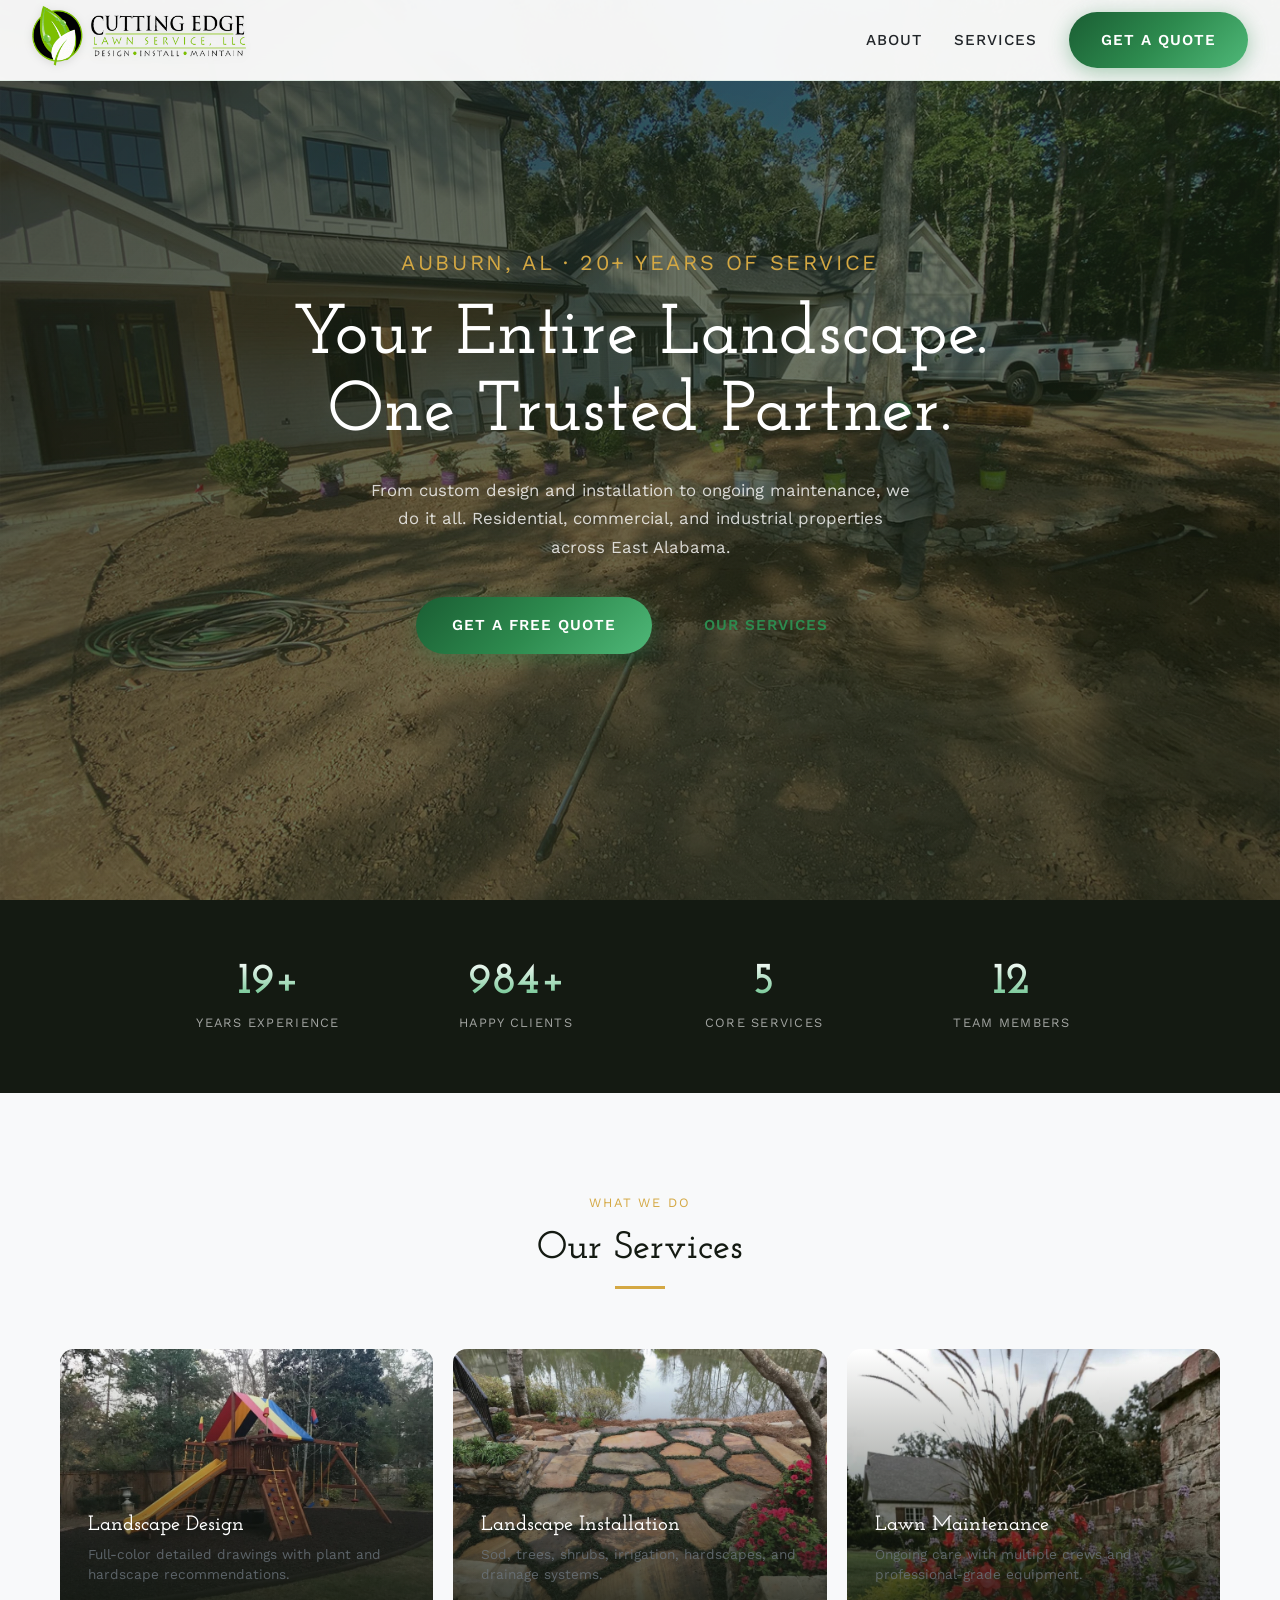
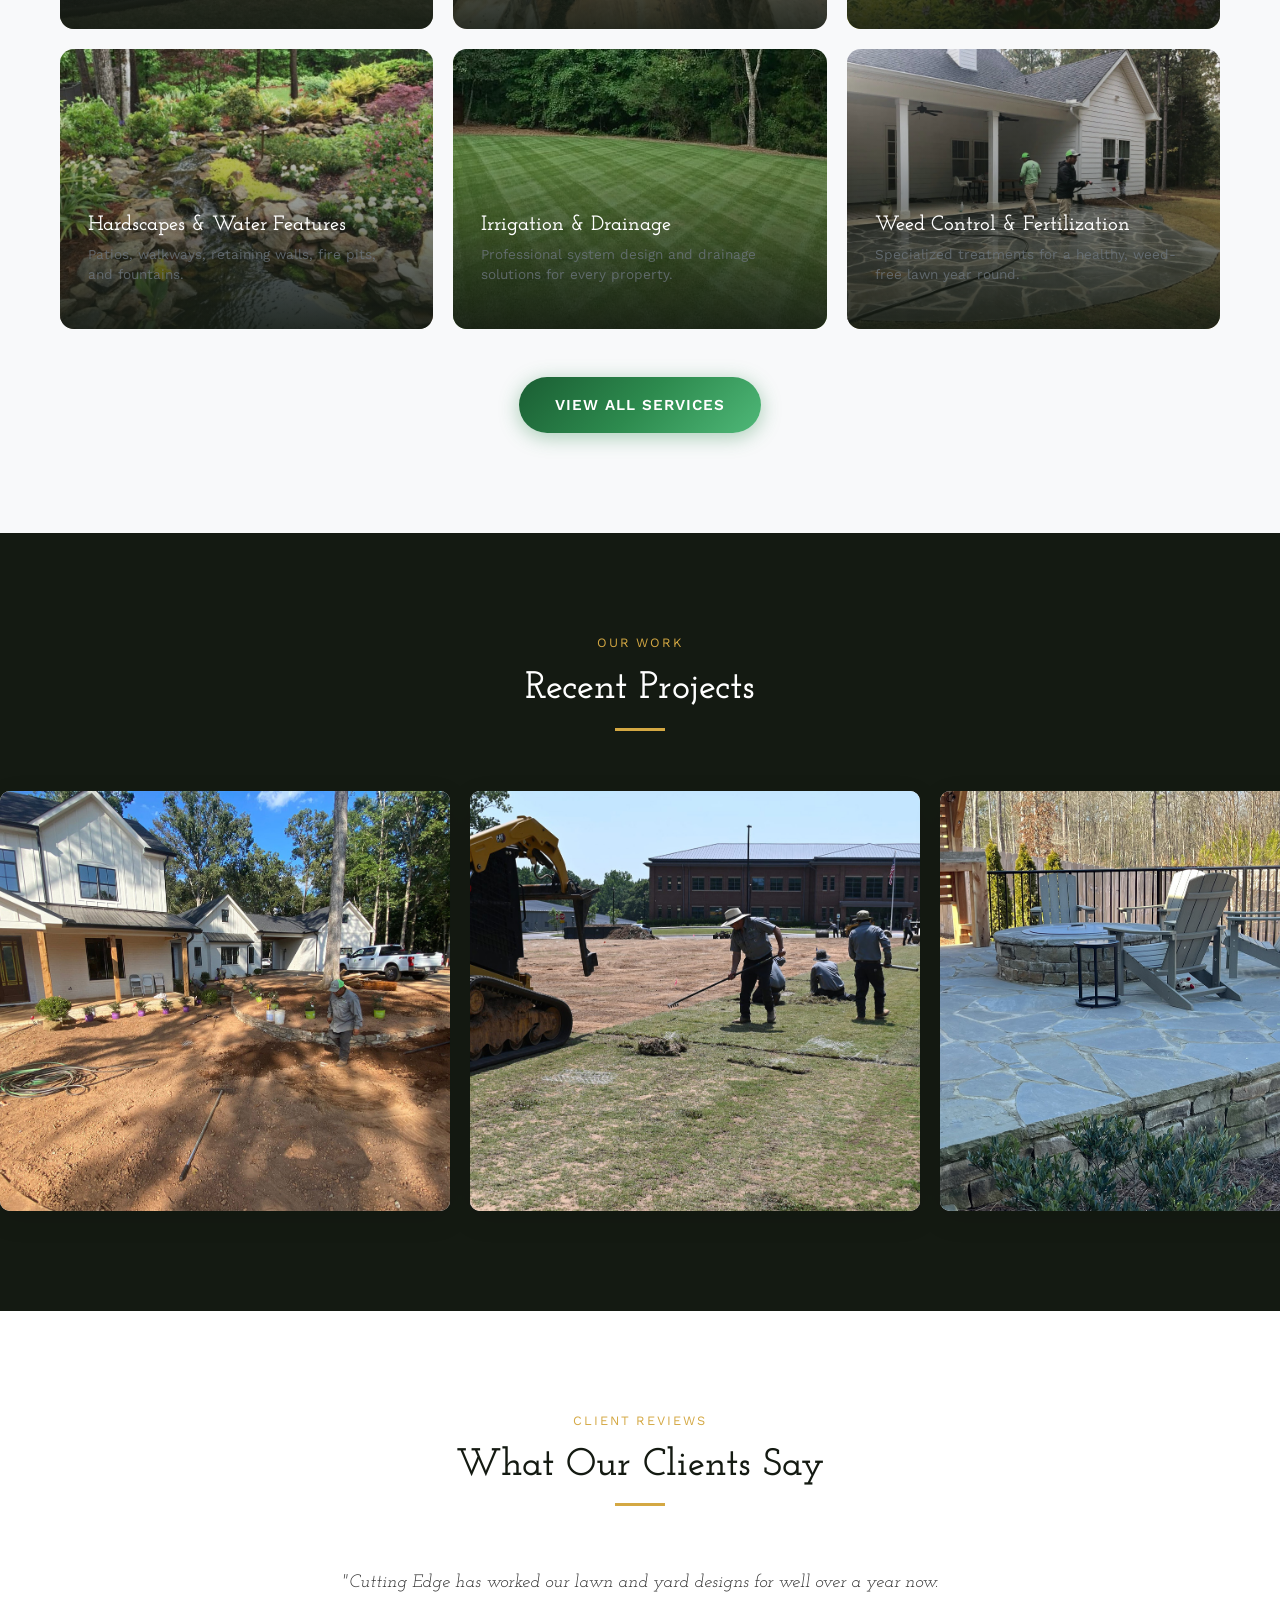
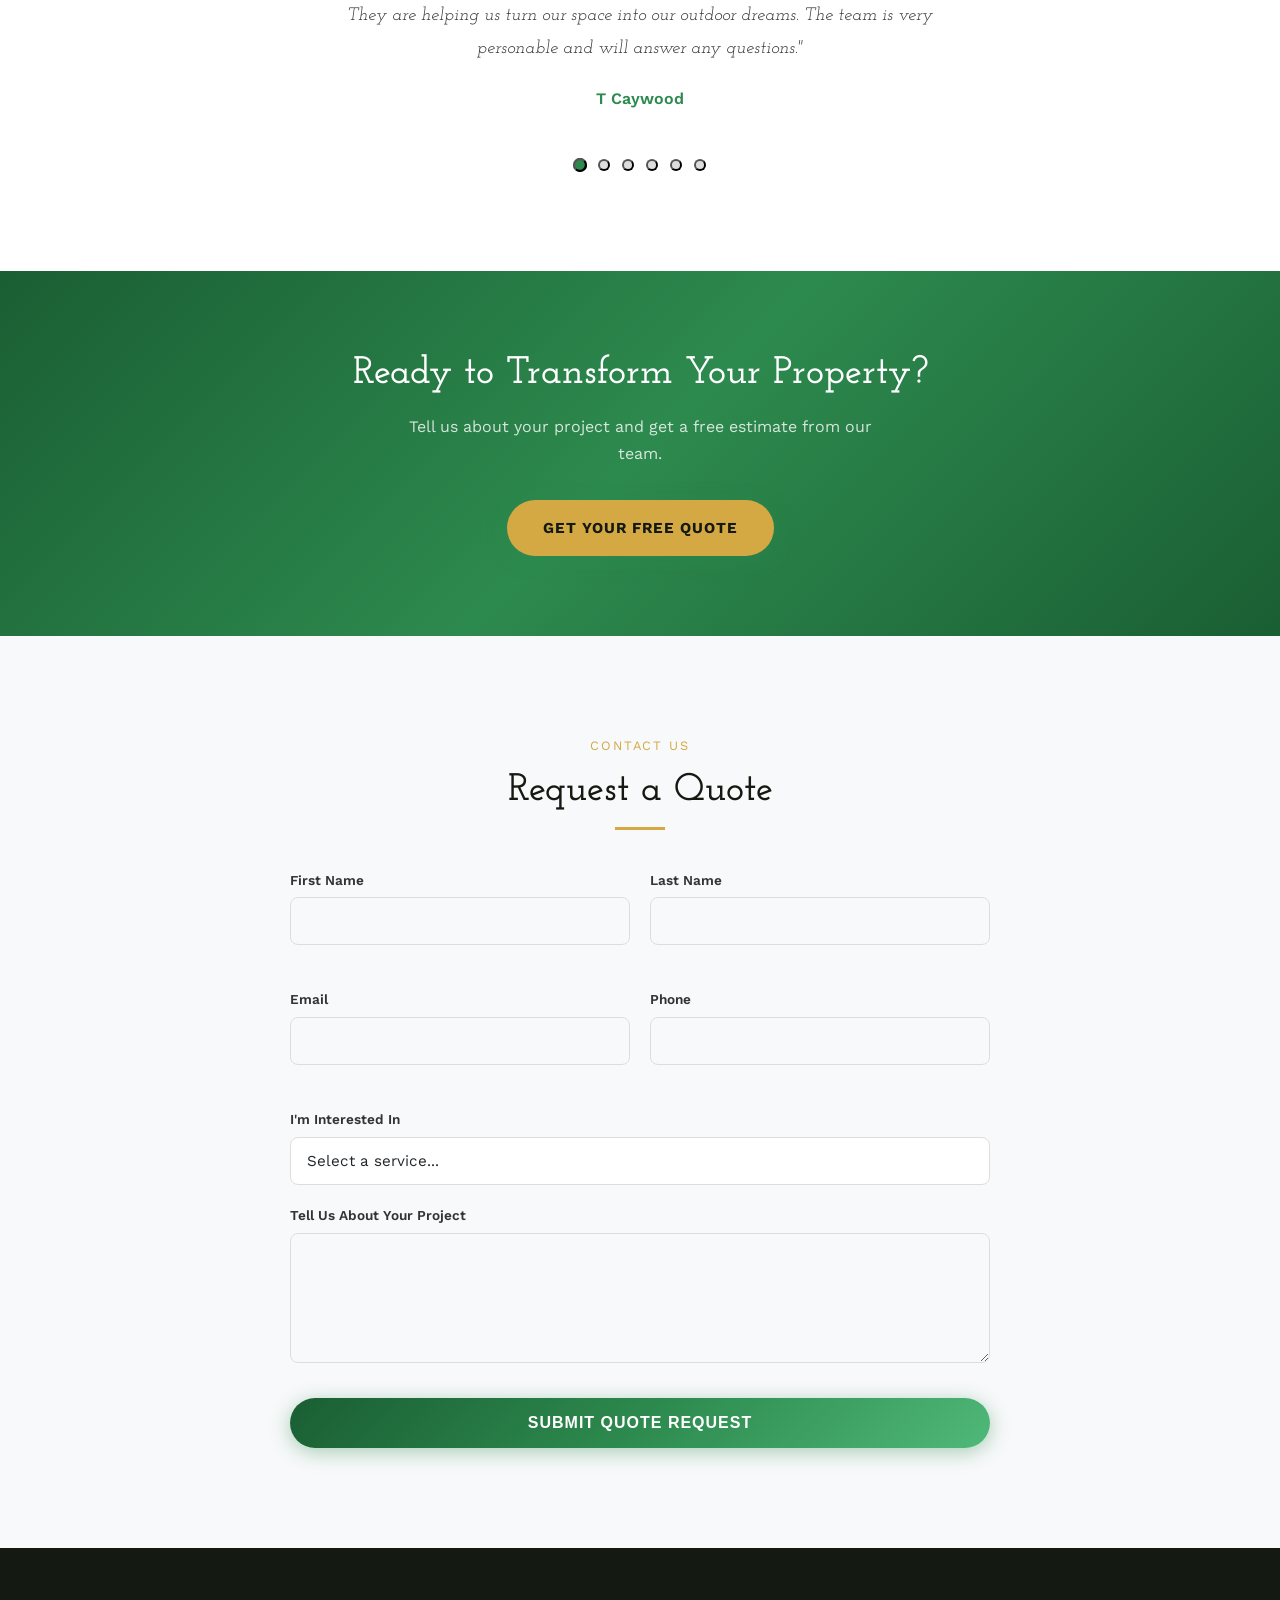
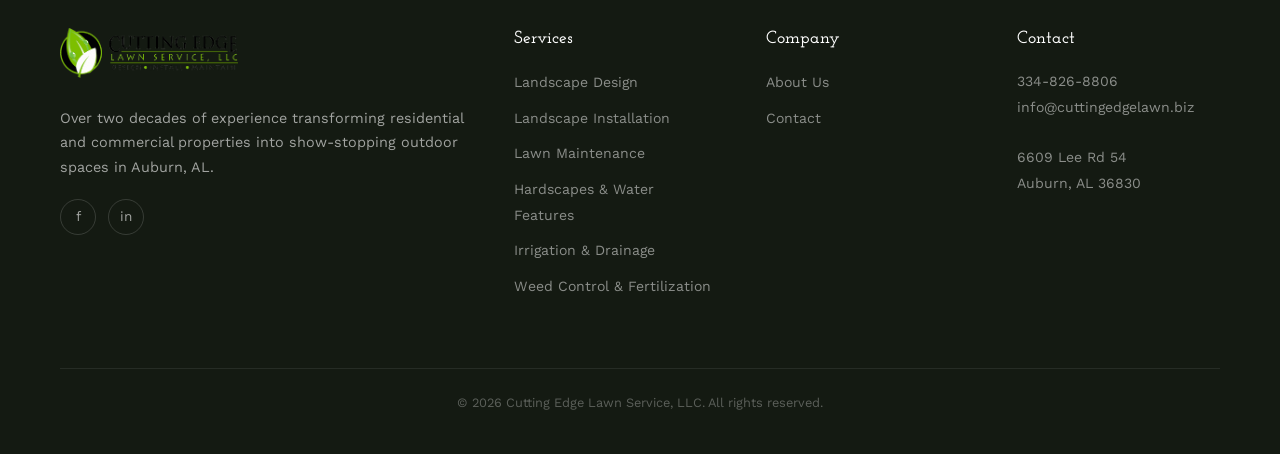
<file: index.html>
<!DOCTYPE html>
<html lang="en">
<head>
    <meta charset="UTF-8">
    <meta name="viewport" content="width=device-width, initial-scale=1.0">
    <meta name="description" content="Cutting Edge Lawn Service, LLC provides professional landscape design, installation, maintenance, irrigation, hardscapes, and weed control in Auburn, AL. Over 20 years of experience.">
    <title>Cutting Edge Lawn Service | Professional Landscaping - Auburn, AL</title>
    <link rel="preconnect" href="https://fonts.googleapis.com">
    <link rel="preconnect" href="https://fonts.gstatic.com" crossorigin>
    <link href="https://fonts.googleapis.com/css2?family=Josefin+Slab:ital,wght@0,300;0,400;0,500;0,600;0,700;1,300;1,400&family=Work+Sans:wght@300;400;500;600;700&display=swap" rel="stylesheet">
    <link rel="stylesheet" href="css/styles.css">
</head>
<body>
    <!-- Navigation -->
    <nav class="navbar">
        <div class="nav-container">
            <a href="index.html" class="nav-logo">
                <img src="images/logo.png" alt="Cutting Edge Lawn Service">
            </a>
            <ul class="nav-menu">
                <li><a href="pages/about.html" class="nav-link">About</a></li>
                <li class="nav-dropdown">
                    <a href="pages/services.html" class="nav-link">Services</a>
                    <div class="dropdown-menu">
                        <a href="pages/services.html#design">Landscape Design</a>
                        <a href="pages/services.html#installation">Landscape Installation</a>
                        <a href="pages/services.html#maintenance">Lawn Maintenance</a>
                        <a href="pages/services.html#hardscapes">Hardscapes &amp; Water Features</a>
                        <a href="pages/services.html#irrigation">Irrigation &amp; Drainage</a>
                        <a href="pages/services.html#weedcontrol">Weed Control &amp; Fertilization</a>
                    </div>
                </li>
                <li><a href="pages/contact.html" class="btn btn-primary">Get a Quote</a></li>
            </ul>
            <div class="nav-toggle">
                <span></span><span></span><span></span>
            </div>
        </div>
    </nav>

    <!-- Hero -->
    <section class="hero" style="position:relative;min-height:100vh;display:flex;align-items:center;overflow:hidden;">
        <div style="position:absolute;inset:0;z-index:0;">
            <img src="images/portfolio-residential.jpg" alt="Cutting Edge Lawn Service project" style="width:100%;height:100%;object-fit:cover;">
        </div>
        <div class="hero-photo-overlay"></div>
        <div class="hero-content" style="position:relative;z-index:2;max-width:780px;margin:0 auto;text-align:center;padding:0 20px;">
            <p class="hero-subtitle" style="color:var(--gold);margin-bottom:16px;">Auburn, AL &middot; 20+ Years of Service</p>
            <h1 class="hero-title" style="font-size:clamp(2.6rem, 5.5vw, 4.8rem);color:#fff;margin-bottom:24px;">Your Entire Landscape.<br>One Trusted Partner.</h1>
            <p style="font-family:'Work Sans',sans-serif;font-size:1.05rem;color:rgba(255,255,255,0.8);max-width:540px;margin:0 auto 36px;line-height:1.7;">From custom design and installation to ongoing maintenance, we do it all. Residential, commercial, and industrial properties across East Alabama.</p>
            <div style="display:flex;gap:16px;justify-content:center;flex-wrap:wrap;">
                <a href="pages/contact.html" class="btn btn-primary" style="padding:16px 36px;font-size:0.95rem;">Get a Free Quote</a>
                <a href="pages/services.html" class="btn btn-outline" style="padding:16px 36px;font-size:0.95rem;">Our Services</a>
            </div>
        </div>
    </section>

    <!-- Stats -->
    <section style="padding:60px 0;background:#141a12;">
        <div style="display:grid;grid-template-columns:repeat(4,1fr);gap:32px;max-width:1000px;margin:0 auto;padding:0 20px;text-align:center;" class="reveal">
            <div>
                <div class="stat-number" data-target="20" data-suffix="+" style="font-size:2.8rem;color:#4fb878;">0</div>
                <div style="color:rgba(255,255,255,0.6);font-size:0.8rem;text-transform:uppercase;letter-spacing:0.1em;margin-top:8px;">Years Experience</div>
            </div>
            <div>
                <div class="stat-number" data-target="1000" data-suffix="+" style="font-size:2.8rem;color:#4fb878;">0</div>
                <div style="color:rgba(255,255,255,0.6);font-size:0.8rem;text-transform:uppercase;letter-spacing:0.1em;margin-top:8px;">Happy Clients</div>
            </div>
            <div>
                <div class="stat-number" data-target="6" data-suffix="" style="font-size:2.8rem;color:#4fb878;">0</div>
                <div style="color:rgba(255,255,255,0.6);font-size:0.8rem;text-transform:uppercase;letter-spacing:0.1em;margin-top:8px;">Core Services</div>
            </div>
            <div>
                <div class="stat-number" data-target="13" data-suffix="" style="font-size:2.8rem;color:#4fb878;">0</div>
                <div style="color:rgba(255,255,255,0.6);font-size:0.8rem;text-transform:uppercase;letter-spacing:0.1em;margin-top:8px;">Team Members</div>
            </div>
        </div>
    </section>

    <!-- Services Grid (6 items, NO featured, fills 2 rows of 3 perfectly) -->
    <section class="section" style="padding:100px 0;background:#f8f9fa;">
        <div class="container">
            <div style="text-align:center;margin-bottom:60px;" class="reveal">
                <p style="color:#d4a843;font-size:0.8rem;text-transform:uppercase;letter-spacing:0.15em;margin-bottom:12px;">What We Do</p>
                <h2 class="section-title" style="font-family:'Josefin Slab',serif;font-size:2.4rem;color:#141a12;">Our Services</h2>
            </div>
            <div style="display:grid;grid-template-columns:repeat(3,1fr);gap:20px;max-width:1200px;margin:0 auto;padding:0 20px;">
                <div class="reveal stagger-1" style="border-radius:14px;overflow:hidden;position:relative;min-height:280px;display:flex;flex-direction:column;justify-content:flex-end;padding:28px;">
                    <img src="images/service-1-design.jpg" alt="Landscape Design" style="position:absolute;inset:0;width:100%;height:100%;object-fit:cover;z-index:0;">
                    <div style="position:absolute;inset:0;background:linear-gradient(to top, rgba(20,26,18,0.9) 0%, rgba(20,26,18,0.3) 60%, transparent 100%);z-index:1;"></div>
                    <div style="position:relative;z-index:2;color:#fff;">
                        <h3 style="font-family:'Josefin Slab',serif;font-size:1.3rem;margin-bottom:6px;color:#fff;">Landscape Design</h3>
                        <p style="font-size:0.85rem;opacity:0.8;line-height:1.5;">Full-color detailed drawings with plant and hardscape recommendations.</p>
                    </div>
                </div>
                <div class="reveal stagger-2" style="border-radius:14px;overflow:hidden;position:relative;min-height:280px;display:flex;flex-direction:column;justify-content:flex-end;padding:28px;">
                    <img src="images/service-2-installation.jpg" alt="Landscape Installation" style="position:absolute;inset:0;width:100%;height:100%;object-fit:cover;z-index:0;">
                    <div style="position:absolute;inset:0;background:linear-gradient(to top, rgba(20,26,18,0.9) 0%, rgba(20,26,18,0.3) 60%, transparent 100%);z-index:1;"></div>
                    <div style="position:relative;z-index:2;color:#fff;">
                        <h3 style="font-family:'Josefin Slab',serif;font-size:1.3rem;margin-bottom:6px;color:#fff;">Landscape Installation</h3>
                        <p style="font-size:0.85rem;opacity:0.8;line-height:1.5;">Sod, trees, shrubs, irrigation, hardscapes, and drainage systems.</p>
                    </div>
                </div>
                <div class="reveal stagger-3" style="border-radius:14px;overflow:hidden;position:relative;min-height:280px;display:flex;flex-direction:column;justify-content:flex-end;padding:28px;">
                    <img src="images/service-3-maintenance.jpg" alt="Lawn Maintenance" style="position:absolute;inset:0;width:100%;height:100%;object-fit:cover;z-index:0;">
                    <div style="position:absolute;inset:0;background:linear-gradient(to top, rgba(20,26,18,0.9) 0%, rgba(20,26,18,0.3) 60%, transparent 100%);z-index:1;"></div>
                    <div style="position:relative;z-index:2;color:#fff;">
                        <h3 style="font-family:'Josefin Slab',serif;font-size:1.3rem;margin-bottom:6px;color:#fff;">Lawn Maintenance</h3>
                        <p style="font-size:0.85rem;opacity:0.8;line-height:1.5;">Ongoing care with multiple crews and professional-grade equipment.</p>
                    </div>
                </div>
                <div class="reveal stagger-1" style="border-radius:14px;overflow:hidden;position:relative;min-height:280px;display:flex;flex-direction:column;justify-content:flex-end;padding:28px;">
                    <img src="images/service-5-hardscapes.jpg" alt="Hardscapes & Water Features" style="position:absolute;inset:0;width:100%;height:100%;object-fit:cover;z-index:0;">
                    <div style="position:absolute;inset:0;background:linear-gradient(to top, rgba(20,26,18,0.9) 0%, rgba(20,26,18,0.3) 60%, transparent 100%);z-index:1;"></div>
                    <div style="position:relative;z-index:2;color:#fff;">
                        <h3 style="font-family:'Josefin Slab',serif;font-size:1.3rem;margin-bottom:6px;color:#fff;">Hardscapes &amp; Water Features</h3>
                        <p style="font-size:0.85rem;opacity:0.8;line-height:1.5;">Patios, walkways, retaining walls, fire pits, and fountains.</p>
                    </div>
                </div>
                <div class="reveal stagger-2" style="border-radius:14px;overflow:hidden;position:relative;min-height:280px;display:flex;flex-direction:column;justify-content:flex-end;padding:28px;">
                    <img src="images/service-6-irrigation.jpg" alt="Irrigation & Drainage" style="position:absolute;inset:0;width:100%;height:100%;object-fit:cover;z-index:0;">
                    <div style="position:absolute;inset:0;background:linear-gradient(to top, rgba(20,26,18,0.9) 0%, rgba(20,26,18,0.3) 60%, transparent 100%);z-index:1;"></div>
                    <div style="position:relative;z-index:2;color:#fff;">
                        <h3 style="font-family:'Josefin Slab',serif;font-size:1.3rem;margin-bottom:6px;color:#fff;">Irrigation &amp; Drainage</h3>
                        <p style="font-size:0.85rem;opacity:0.8;line-height:1.5;">Professional system design and drainage solutions for every property.</p>
                    </div>
                </div>
                <div class="reveal stagger-3" style="border-radius:14px;overflow:hidden;position:relative;min-height:280px;display:flex;flex-direction:column;justify-content:flex-end;padding:28px;">
                    <img src="images/service-4-weedcontrol.jpg" alt="Weed Control & Fertilization" style="position:absolute;inset:0;width:100%;height:100%;object-fit:cover;z-index:0;">
                    <div style="position:absolute;inset:0;background:linear-gradient(to top, rgba(20,26,18,0.9) 0%, rgba(20,26,18,0.3) 60%, transparent 100%);z-index:1;"></div>
                    <div style="position:relative;z-index:2;color:#fff;">
                        <h3 style="font-family:'Josefin Slab',serif;font-size:1.3rem;margin-bottom:6px;color:#fff;">Weed Control &amp; Fertilization</h3>
                        <p style="font-size:0.85rem;opacity:0.8;line-height:1.5;">Specialized treatments for a healthy, weed-free lawn year round.</p>
                    </div>
                </div>
            </div>
            <div style="text-align:center;margin-top:48px;" class="reveal">
                <a href="pages/services.html" class="btn btn-primary" style="padding:16px 36px;">View All Services</a>
            </div>
        </div>
    </section>

    <!-- Portfolio Carousel -->
    <section style="padding:100px 0;background:#141a12;overflow:hidden;">
        <div style="text-align:center;margin-bottom:60px;padding:0 20px;" class="reveal">
            <p style="color:#d4a843;font-size:0.8rem;text-transform:uppercase;letter-spacing:0.15em;margin-bottom:12px;">Our Work</p>
            <h2 style="font-family:'Josefin Slab',serif;font-size:2.4rem;color:#fff;">Recent Projects</h2>
            <div style="width:50px;height:3px;background:#d4a843;margin:14px auto 0;"></div>
        </div>
        <div class="carousel-track" style="display:flex;gap:20px;animation:scroll 50s linear infinite;width:max-content;">
            <div class="carousel-card" style="min-width:340px;height:260px;flex-shrink:0;"><img src="images/portfolio-residential.jpg" alt="Residential installation" style="width:100%;height:100%;object-fit:cover;"></div>
            <div class="carousel-card" style="min-width:340px;height:260px;flex-shrink:0;"><img src="images/portfolio-commercial.jpg" alt="Commercial project" style="width:100%;height:100%;object-fit:cover;"></div>
            <div class="carousel-card" style="min-width:340px;height:260px;flex-shrink:0;"><img src="images/portfolio-patio.jpg" alt="Patio installation" style="width:100%;height:100%;object-fit:cover;"></div>
            <div class="carousel-card" style="min-width:340px;height:260px;flex-shrink:0;"><img src="images/portfolio-retaining-wall.jpg" alt="Retaining wall" style="width:100%;height:100%;object-fit:cover;"></div>
            <div class="carousel-card" style="min-width:340px;height:260px;flex-shrink:0;"><img src="images/portfolio-firepit.jpg" alt="Fire pit" style="width:100%;height:100%;object-fit:cover;"></div>
            <div class="carousel-card" style="min-width:340px;height:260px;flex-shrink:0;"><img src="images/portfolio-waterfeature.jpg" alt="Water feature" style="width:100%;height:100%;object-fit:cover;"></div>
            <div class="carousel-card" style="min-width:340px;height:260px;flex-shrink:0;"><img src="images/portfolio-lighting.jpg" alt="Landscape lighting" style="width:100%;height:100%;object-fit:cover;"></div>
            <div class="carousel-card" style="min-width:340px;height:260px;flex-shrink:0;"><img src="images/portfolio-enhancements.jpg" alt="Landscape enhancements" style="width:100%;height:100%;object-fit:cover;"></div>
            <div class="carousel-card" style="min-width:340px;height:260px;flex-shrink:0;"><img src="images/portfolio-industrial.jpg" alt="Industrial landscaping" style="width:100%;height:100%;object-fit:cover;"></div>
            <div class="carousel-card" style="min-width:340px;height:260px;flex-shrink:0;"><img src="images/portfolio-reitz.jpg" alt="Completed project" style="width:100%;height:100%;object-fit:cover;"></div>
            <!-- Duplicate set for seamless scroll -->
            <div class="carousel-card" style="min-width:340px;height:260px;flex-shrink:0;"><img src="images/portfolio-residential.jpg" alt="Residential installation" style="width:100%;height:100%;object-fit:cover;"></div>
            <div class="carousel-card" style="min-width:340px;height:260px;flex-shrink:0;"><img src="images/portfolio-commercial.jpg" alt="Commercial project" style="width:100%;height:100%;object-fit:cover;"></div>
            <div class="carousel-card" style="min-width:340px;height:260px;flex-shrink:0;"><img src="images/portfolio-patio.jpg" alt="Patio installation" style="width:100%;height:100%;object-fit:cover;"></div>
            <div class="carousel-card" style="min-width:340px;height:260px;flex-shrink:0;"><img src="images/portfolio-retaining-wall.jpg" alt="Retaining wall" style="width:100%;height:100%;object-fit:cover;"></div>
            <div class="carousel-card" style="min-width:340px;height:260px;flex-shrink:0;"><img src="images/portfolio-firepit.jpg" alt="Fire pit" style="width:100%;height:100%;object-fit:cover;"></div>
            <div class="carousel-card" style="min-width:340px;height:260px;flex-shrink:0;"><img src="images/portfolio-waterfeature.jpg" alt="Water feature" style="width:100%;height:100%;object-fit:cover;"></div>
            <div class="carousel-card" style="min-width:340px;height:260px;flex-shrink:0;"><img src="images/portfolio-lighting.jpg" alt="Landscape lighting" style="width:100%;height:100%;object-fit:cover;"></div>
            <div class="carousel-card" style="min-width:340px;height:260px;flex-shrink:0;"><img src="images/portfolio-enhancements.jpg" alt="Landscape enhancements" style="width:100%;height:100%;object-fit:cover;"></div>
            <div class="carousel-card" style="min-width:340px;height:260px;flex-shrink:0;"><img src="images/portfolio-industrial.jpg" alt="Industrial landscaping" style="width:100%;height:100%;object-fit:cover;"></div>
            <div class="carousel-card" style="min-width:340px;height:260px;flex-shrink:0;"><img src="images/portfolio-reitz.jpg" alt="Completed project" style="width:100%;height:100%;object-fit:cover;"></div>
        </div>
        <style>@keyframes scroll { 0% { transform: translateX(0); } 100% { transform: translateX(-50%); } }</style>
    </section>

    <!-- Testimonials -->
    <section class="section" style="padding:100px 0;background:#fff;">
        <div class="container">
            <div style="text-align:center;margin-bottom:60px;" class="reveal">
                <p style="color:#d4a843;font-size:0.8rem;text-transform:uppercase;letter-spacing:0.15em;margin-bottom:12px;">Client Reviews</p>
                <h2 class="section-title" style="font-family:'Josefin Slab',serif;font-size:2.4rem;color:#141a12;">What Our Clients Say</h2>
            </div>
            <div class="testimonial-slider" style="max-width:700px;margin:0 auto;" class="reveal">
                <div class="testimonial">
                    <blockquote style="font-family:'Josefin Slab',serif;font-size:1.15rem;color:#333;line-height:1.8;font-style:italic;margin-bottom:20px;">"Cutting Edge has worked our lawn and yard designs for well over a year now. They are helping us turn our space into our outdoor dreams. The team is very personable and will answer any questions."</blockquote>
                    <p style="font-weight:600;color:#2d8a4e;">T Caywood</p>
                </div>
                <div class="testimonial" style="display:none;">
                    <blockquote style="font-family:'Josefin Slab',serif;font-size:1.15rem;color:#333;line-height:1.8;font-style:italic;margin-bottom:20px;">"The whole team was really wonderful, and we couldn't be more pleased with the results. Philippe is extremely responsive, and the team turned around our project extremely quickly."</blockquote>
                    <p style="font-weight:600;color:#2d8a4e;">J Kerber</p>
                </div>
                <div class="testimonial" style="display:none;">
                    <blockquote style="font-family:'Josefin Slab',serif;font-size:1.15rem;color:#333;line-height:1.8;font-style:italic;margin-bottom:20px;">"We recently moved to Auburn and are so impressed with the timely manner and quality of your work. This company keeps their word and follows through. If they had stars higher than a 5, we'd give it!"</blockquote>
                    <p style="font-weight:600;color:#2d8a4e;">The Taylor Family</p>
                </div>
                <div class="testimonial" style="display:none;">
                    <blockquote style="font-family:'Josefin Slab',serif;font-size:1.15rem;color:#333;line-height:1.8;font-style:italic;margin-bottom:20px;">"Cutting Edge has helped for years with our lawn maintenance, seasonal plantings, and weed control. Any issues are easily addressed: the best customer service from the top down!"</blockquote>
                    <p style="font-weight:600;color:#2d8a4e;">E Waits</p>
                </div>
                <div class="testimonial" style="display:none;">
                    <blockquote style="font-family:'Josefin Slab',serif;font-size:1.15rem;color:#333;line-height:1.8;font-style:italic;margin-bottom:20px;">"From the design, to the install, to the finished product, we couldn't be happier with the results. Everything was done professionally and without any problems. Highly recommend!"</blockquote>
                    <p style="font-weight:600;color:#2d8a4e;">P Brockwell</p>
                </div>
                <div class="testimonial" style="display:none;">
                    <blockquote style="font-family:'Josefin Slab',serif;font-size:1.15rem;color:#333;line-height:1.8;font-style:italic;margin-bottom:20px;">"My yard was in bad shape. Philippe and his team got it looking awesome! They are great to work with, very professional, and showed up when they said they would."</blockquote>
                    <p style="font-weight:600;color:#2d8a4e;">R Cobb</p>
                </div>
            </div>
        </div>
    </section>

    <!-- CTA Banner -->
    <section style="padding:80px 20px;background:linear-gradient(135deg, #1a5e33 0%, #2d8a4e 50%, #1a5e33 100%);text-align:center;">
        <div class="reveal">
            <h2 style="font-family:'Josefin Slab',serif;font-size:2.4rem;color:#fff;margin-bottom:16px;">Ready to Transform Your Property?</h2>
            <p style="color:rgba(255,255,255,0.8);font-size:1rem;max-width:500px;margin:0 auto 32px;line-height:1.7;">Tell us about your project and get a free estimate from our team.</p>
            <a href="pages/contact.html" class="btn btn-primary" style="padding:16px 36px;background:#d4a843;border-color:#d4a843;color:#141a12;font-weight:700;">Get Your Free Quote</a>
        </div>
    </section>

    <!-- Quote Form -->
    <section class="section" style="padding:100px 0;background:#f8f9fa;">
        <div class="container">
            <div style="max-width:700px;margin:0 auto;text-align:center;" class="reveal">
                <p style="color:#d4a843;font-size:0.8rem;text-transform:uppercase;letter-spacing:0.15em;margin-bottom:12px;">Contact Us</p>
                <h2 style="font-family:'Josefin Slab',serif;font-size:2.4rem;color:#141a12;margin-bottom:12px;">Request a Quote</h2>
                <div style="width:50px;height:3px;background:#d4a843;margin:0 auto 40px;"></div>
                <form id="quote-form" style="text-align:left;">
                    <div style="display:grid;grid-template-columns:1fr 1fr;gap:20px;margin-bottom:20px;">
                        <div class="form-group">
                            <label style="display:block;font-size:0.85rem;font-weight:600;color:#333;margin-bottom:6px;">First Name</label>
                            <input type="text" name="first-name" required style="width:100%;padding:14px 16px;border:1px solid #ddd;border-radius:8px;font-size:0.95rem;font-family:'Work Sans',sans-serif;">
                        </div>
                        <div class="form-group">
                            <label style="display:block;font-size:0.85rem;font-weight:600;color:#333;margin-bottom:6px;">Last Name</label>
                            <input type="text" name="last-name" required style="width:100%;padding:14px 16px;border:1px solid #ddd;border-radius:8px;font-size:0.95rem;font-family:'Work Sans',sans-serif;">
                        </div>
                    </div>
                    <div style="display:grid;grid-template-columns:1fr 1fr;gap:20px;margin-bottom:20px;">
                        <div class="form-group">
                            <label style="display:block;font-size:0.85rem;font-weight:600;color:#333;margin-bottom:6px;">Email</label>
                            <input type="email" name="email" required style="width:100%;padding:14px 16px;border:1px solid #ddd;border-radius:8px;font-size:0.95rem;font-family:'Work Sans',sans-serif;">
                        </div>
                        <div class="form-group">
                            <label style="display:block;font-size:0.85rem;font-weight:600;color:#333;margin-bottom:6px;">Phone</label>
                            <input type="tel" name="phone" style="width:100%;padding:14px 16px;border:1px solid #ddd;border-radius:8px;font-size:0.95rem;font-family:'Work Sans',sans-serif;">
                        </div>
                    </div>
                    <div class="form-group" style="margin-bottom:20px;">
                        <label style="display:block;font-size:0.85rem;font-weight:600;color:#333;margin-bottom:6px;">I'm Interested In</label>
                        <select name="service" style="width:100%;padding:14px 16px;border:1px solid #ddd;border-radius:8px;font-size:0.95rem;font-family:'Work Sans',sans-serif;background:#fff;">
                            <option value="">Select a service...</option>
                            <option value="design">Landscape Design</option>
                            <option value="installation">Landscape Installation</option>
                            <option value="maintenance">Lawn Maintenance</option>
                            <option value="hardscapes">Hardscapes &amp; Water Features</option>
                            <option value="irrigation">Irrigation &amp; Drainage</option>
                            <option value="weedcontrol">Weed Control &amp; Fertilization</option>
                        </select>
                    </div>
                    <div class="form-group" style="margin-bottom:28px;">
                        <label style="display:block;font-size:0.85rem;font-weight:600;color:#333;margin-bottom:6px;">Tell Us About Your Project</label>
                        <textarea name="message" rows="5" required style="width:100%;padding:14px 16px;border:1px solid #ddd;border-radius:8px;font-size:0.95rem;font-family:'Work Sans',sans-serif;resize:vertical;"></textarea>
                    </div>
                    <button type="submit" class="btn btn-primary" style="width:100%;padding:16px;font-size:1rem;">Submit Quote Request</button>
                </form>
            </div>
        </div>
    </section>

    <!-- Footer -->
    <footer style="background:#141a12;padding:80px 0 0;">
        <div style="max-width:1200px;margin:0 auto;padding:0 20px;">
            <div style="display:grid;grid-template-columns:2fr 1fr 1fr 1fr;gap:48px;padding-bottom:60px;border-bottom:1px solid rgba(255,255,255,0.08);">
                <div>
                    <img src="images/logo.png" alt="Cutting Edge Lawn Service" style="height:50px;margin-bottom:20px;background:transparent !important;">
                    <p style="color:rgba(255,255,255,0.6);font-size:0.9rem;line-height:1.7;margin-bottom:20px;">Over two decades of experience transforming residential and commercial properties into show-stopping outdoor spaces in Auburn, AL.</p>
                    <div style="display:flex;gap:12px;">
                        <a href="https://www.facebook.com/lawnandplay/" target="_blank" style="width:36px;height:36px;border-radius:50%;border:1px solid rgba(255,255,255,0.15);display:flex;align-items:center;justify-content:center;color:rgba(255,255,255,0.6);text-decoration:none;font-size:0.85rem;">f</a>
                        <a href="https://www.instagram.com/cuttingedgelawnservice/" target="_blank" style="width:36px;height:36px;border-radius:50%;border:1px solid rgba(255,255,255,0.15);display:flex;align-items:center;justify-content:center;color:rgba(255,255,255,0.6);text-decoration:none;font-size:0.85rem;">in</a>
                    </div>
                </div>
                <div>
                    <h4 style="font-family:'Josefin Slab',serif;font-size:1.1rem;color:#fff;margin-bottom:20px;">Services</h4>
                    <ul style="list-style:none;padding:0;">
                        <li style="margin-bottom:10px;"><a href="pages/services.html#design" style="color:rgba(255,255,255,0.5);text-decoration:none;font-size:0.88rem;">Landscape Design</a></li>
                        <li style="margin-bottom:10px;"><a href="pages/services.html#installation" style="color:rgba(255,255,255,0.5);text-decoration:none;font-size:0.88rem;">Landscape Installation</a></li>
                        <li style="margin-bottom:10px;"><a href="pages/services.html#maintenance" style="color:rgba(255,255,255,0.5);text-decoration:none;font-size:0.88rem;">Lawn Maintenance</a></li>
                        <li style="margin-bottom:10px;"><a href="pages/services.html#hardscapes" style="color:rgba(255,255,255,0.5);text-decoration:none;font-size:0.88rem;">Hardscapes &amp; Water Features</a></li>
                        <li style="margin-bottom:10px;"><a href="pages/services.html#irrigation" style="color:rgba(255,255,255,0.5);text-decoration:none;font-size:0.88rem;">Irrigation &amp; Drainage</a></li>
                        <li style="margin-bottom:10px;"><a href="pages/services.html#weedcontrol" style="color:rgba(255,255,255,0.5);text-decoration:none;font-size:0.88rem;">Weed Control &amp; Fertilization</a></li>
                    </ul>
                </div>
                <div>
                    <h4 style="font-family:'Josefin Slab',serif;font-size:1.1rem;color:#fff;margin-bottom:20px;">Company</h4>
                    <ul style="list-style:none;padding:0;">
                        <li style="margin-bottom:10px;"><a href="pages/about.html" style="color:rgba(255,255,255,0.5);text-decoration:none;font-size:0.88rem;">About Us</a></li>
                        <li style="margin-bottom:10px;"><a href="pages/contact.html" style="color:rgba(255,255,255,0.5);text-decoration:none;font-size:0.88rem;">Contact</a></li>
                    </ul>
                </div>
                <div>
                    <h4 style="font-family:'Josefin Slab',serif;font-size:1.1rem;color:#fff;margin-bottom:20px;">Contact</h4>
                    <p style="color:rgba(255,255,255,0.5);font-size:0.88rem;line-height:1.8;">
                        <a href="tel:3348268806" style="color:rgba(255,255,255,0.5);text-decoration:none;">334-826-8806</a><br>
                        <a href="mailto:info@cuttingedgelawn.biz" style="color:rgba(255,255,255,0.5);text-decoration:none;">info@cuttingedgelawn.biz</a><br><br>
                        6609 Lee Rd 54<br>
                        Auburn, AL 36830
                    </p>
                </div>
            </div>
            <div style="padding:24px 0;text-align:center;">
                <p style="color:rgba(255,255,255,0.3);font-size:0.8rem;">&copy; 2026 Cutting Edge Lawn Service, LLC. All rights reserved.</p>
            </div>
        </div>
    </footer>

    <script src="js/main.js"></script>
</body>
</html>
</file>
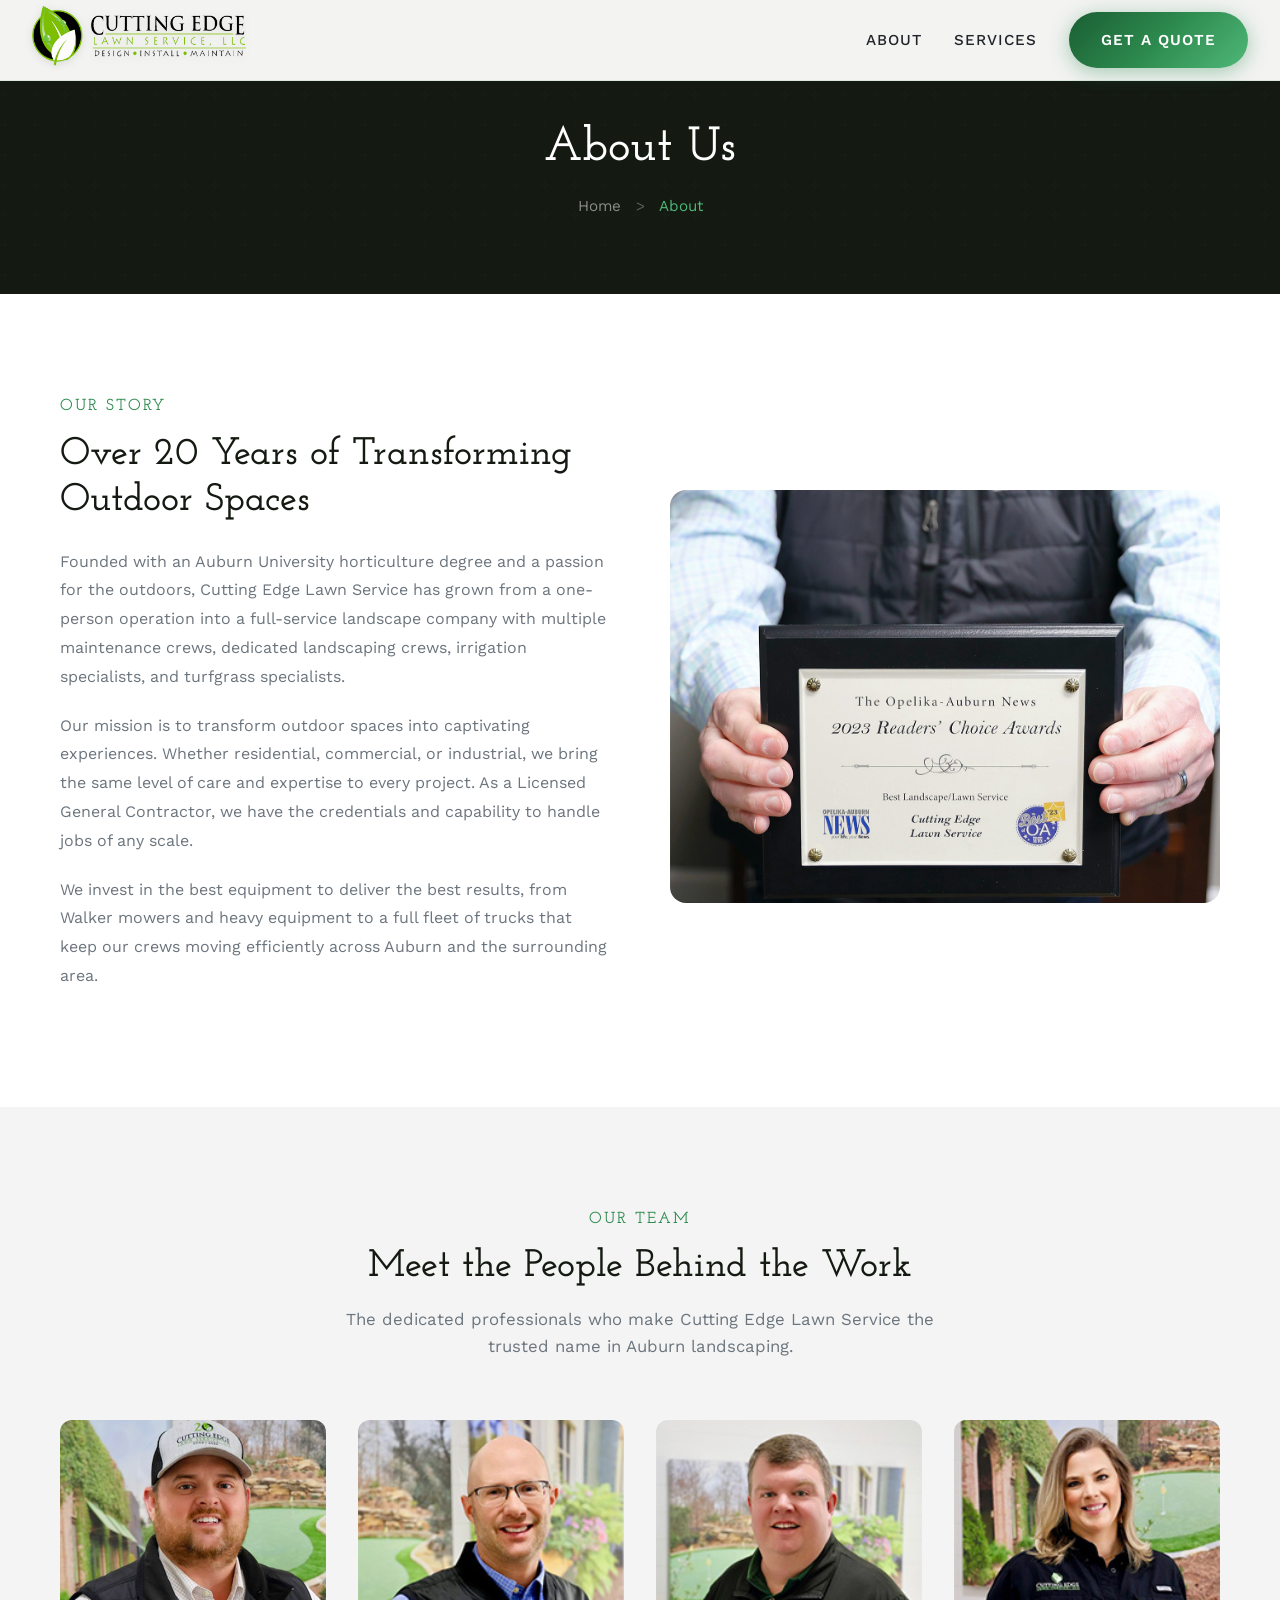
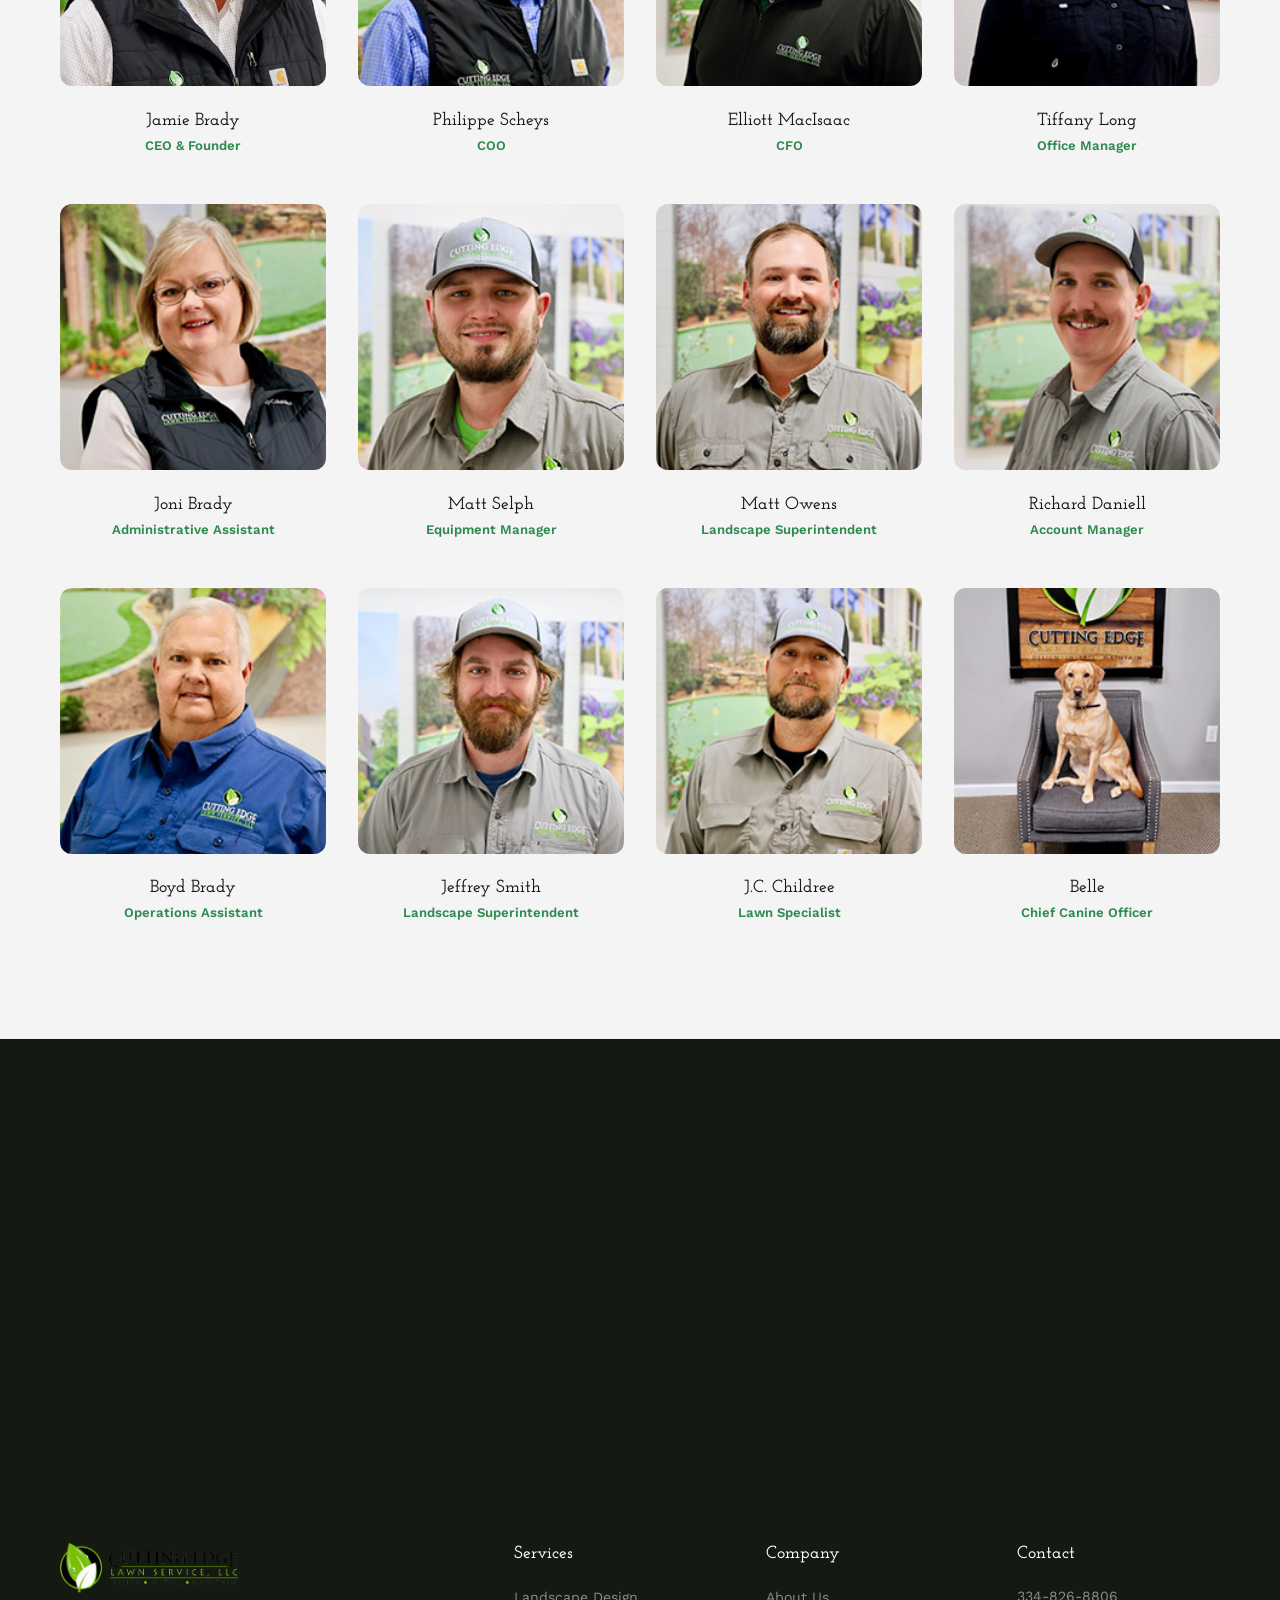
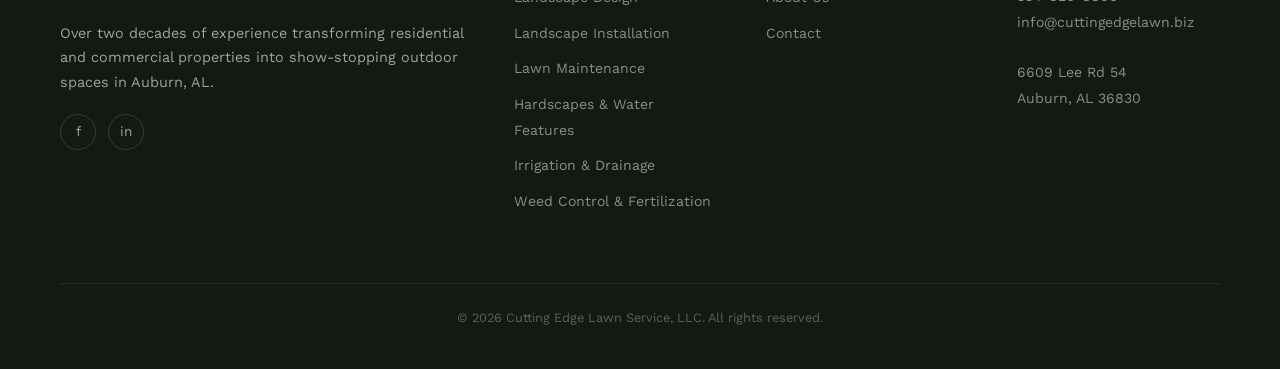
<file: pages/about.html>
<!DOCTYPE html>
<html lang="en">
<head>
    <meta charset="UTF-8">
    <meta name="viewport" content="width=device-width, initial-scale=1.0">
    <title>About Us | Cutting Edge Lawn Service</title>
    <link rel="preconnect" href="https://fonts.googleapis.com">
    <link rel="preconnect" href="https://fonts.gstatic.com" crossorigin>
    <link href="https://fonts.googleapis.com/css2?family=Josefin+Slab:ital,wght@0,300;0,400;0,500;0,600;0,700;1,300;1,400&family=Work+Sans:wght@300;400;500;600;700&display=swap" rel="stylesheet">
    <link rel="stylesheet" href="../css/styles.css">
    <style>@media(max-width:768px){.responsive-grid{grid-template-columns:1fr!important;}}</style>
</head>
<body>

<!-- Navigation -->
<nav class="navbar"><div class="nav-container"><a href="../index.html" class="nav-logo"><img src="../images/logo.png" alt="Cutting Edge Lawn Service"></a><ul class="nav-menu"><li><a href="about.html" class="nav-link">About</a></li><li class="nav-dropdown"><a href="services.html" class="nav-link">Services</a><div class="dropdown-menu"><a href="services.html#design">Landscape Design</a><a href="services.html#installation">Landscape Installation</a><a href="services.html#maintenance">Lawn Maintenance</a><a href="services.html#hardscapes">Hardscapes &amp; Water Features</a><a href="services.html#irrigation">Irrigation &amp; Drainage</a><a href="services.html#weedcontrol">Weed Control &amp; Fertilization</a></div></li><li><a href="contact.html" class="btn btn-primary">Get a Quote</a></li></ul><div class="nav-toggle"><span></span><span></span><span></span></div></div></nav>

<!-- Page Header -->
<section class="page-header" style="background:#141a12;padding:120px 0 60px;text-align:center;">
    <div class="container" style="max-width:1200px;margin:0 auto;padding:0 20px;">
        <h1 style="font-family:'Josefin Slab',serif;font-size:3rem;color:#fff;margin-bottom:16px;">About Us</h1>
        <p style="color:rgba(255,255,255,0.5);font-size:0.95rem;">
            <a href="../index.html" style="color:rgba(255,255,255,0.5);text-decoration:none;">Home</a>
            <span style="margin:0 10px;color:rgba(255,255,255,0.3);">&gt;</span>
            <span style="color:#4fb878;">About</span>
        </p>
    </div>
</section>

<!-- Company Story -->
<section class="section" style="padding:100px 0;">
    <div class="container" style="max-width:1200px;margin:0 auto;padding:0 20px;">
        <div class="responsive-grid" style="display:grid;grid-template-columns:1fr 1fr;gap:60px;align-items:center;">
            <div class="reveal">
                <p style="font-family:'Josefin Slab',serif;font-size:1rem;color:#2d8a4e;font-weight:600;letter-spacing:2px;text-transform:uppercase;margin-bottom:12px;">Our Story</p>
                <h2 style="font-family:'Josefin Slab',serif;font-size:2.4rem;color:#141a12;margin-bottom:24px;line-height:1.2;">Over 20 Years of Transforming Outdoor Spaces</h2>
                <p style="color:#6c757d;font-size:1rem;line-height:1.8;margin-bottom:20px;">Founded with an Auburn University horticulture degree and a passion for the outdoors, Cutting Edge Lawn Service has grown from a one-person operation into a full-service landscape company with multiple maintenance crews, dedicated landscaping crews, irrigation specialists, and turfgrass specialists.</p>
                <p style="color:#6c757d;font-size:1rem;line-height:1.8;margin-bottom:20px;">Our mission is to transform outdoor spaces into captivating experiences. Whether residential, commercial, or industrial, we bring the same level of care and expertise to every project. As a Licensed General Contractor, we have the credentials and capability to handle jobs of any scale.</p>
                <p style="color:#6c757d;font-size:1rem;line-height:1.8;">We invest in the best equipment to deliver the best results, from Walker mowers and heavy equipment to a full fleet of trucks that keep our crews moving efficiently across Auburn and the surrounding area.</p>
            </div>
            <div class="reveal" style="position:relative;">
                <img src="../images/award.jpg" alt="Cutting Edge Lawn Service award" style="width:100%;border-radius:16px;object-fit:cover;">
            </div>
        </div>
    </div>
</section>

<!-- Meet the Team -->
<section class="section" style="padding:100px 0;background:#f4f4f4;">
    <div class="container" style="max-width:1200px;margin:0 auto;padding:0 20px;">
        <div style="text-align:center;margin-bottom:60px;" class="reveal">
            <p style="font-family:'Josefin Slab',serif;font-size:1rem;color:#2d8a4e;font-weight:600;letter-spacing:2px;text-transform:uppercase;margin-bottom:12px;">Our Team</p>
            <h2 style="font-family:'Josefin Slab',serif;font-size:2.4rem;color:#141a12;margin-bottom:16px;">Meet the People Behind the Work</h2>
            <p style="color:#6c757d;font-size:1.05rem;max-width:600px;margin:0 auto;">The dedicated professionals who make Cutting Edge Lawn Service the trusted name in Auburn landscaping.</p>
        </div>
        <div class="responsive-grid reveal" style="display:grid;grid-template-columns:repeat(4,1fr);gap:32px;">
            <div style="text-align:center;"><img src="../images/team-jamie.jpg" alt="Jamie Brady" style="width:100%;aspect-ratio:1/1;object-fit:cover;border-radius:12px;margin-bottom:16px;"><h3 style="font-family:'Josefin Slab',serif;font-size:1.1rem;color:#141a12;margin-bottom:4px;">Jamie Brady</h3><p style="color:#2d8a4e;font-size:0.82rem;font-weight:600;">CEO &amp; Founder</p></div>
            <div style="text-align:center;"><img src="../images/team-philippe.jpg" alt="Philippe Scheys" style="width:100%;aspect-ratio:1/1;object-fit:cover;border-radius:12px;margin-bottom:16px;"><h3 style="font-family:'Josefin Slab',serif;font-size:1.1rem;color:#141a12;margin-bottom:4px;">Philippe Scheys</h3><p style="color:#2d8a4e;font-size:0.82rem;font-weight:600;">COO</p></div>
            <div style="text-align:center;"><img src="../images/team-elliott.jpg" alt="Elliott MacIsaac" style="width:100%;aspect-ratio:1/1;object-fit:cover;border-radius:12px;margin-bottom:16px;"><h3 style="font-family:'Josefin Slab',serif;font-size:1.1rem;color:#141a12;margin-bottom:4px;">Elliott MacIsaac</h3><p style="color:#2d8a4e;font-size:0.82rem;font-weight:600;">CFO</p></div>
            <div style="text-align:center;"><img src="../images/team-tiffany.jpg" alt="Tiffany Long" style="width:100%;aspect-ratio:1/1;object-fit:cover;border-radius:12px;margin-bottom:16px;"><h3 style="font-family:'Josefin Slab',serif;font-size:1.1rem;color:#141a12;margin-bottom:4px;">Tiffany Long</h3><p style="color:#2d8a4e;font-size:0.82rem;font-weight:600;">Office Manager</p></div>
            <div style="text-align:center;"><img src="../images/team-joni.jpg" alt="Joni Brady" style="width:100%;aspect-ratio:1/1;object-fit:cover;border-radius:12px;margin-bottom:16px;"><h3 style="font-family:'Josefin Slab',serif;font-size:1.1rem;color:#141a12;margin-bottom:4px;">Joni Brady</h3><p style="color:#2d8a4e;font-size:0.82rem;font-weight:600;">Administrative Assistant</p></div>
            <div style="text-align:center;"><img src="../images/team-matt-selph.jpg" alt="Matt Selph" style="width:100%;aspect-ratio:1/1;object-fit:cover;border-radius:12px;margin-bottom:16px;"><h3 style="font-family:'Josefin Slab',serif;font-size:1.1rem;color:#141a12;margin-bottom:4px;">Matt Selph</h3><p style="color:#2d8a4e;font-size:0.82rem;font-weight:600;">Equipment Manager</p></div>
            <div style="text-align:center;"><img src="../images/team-matt-owens.jpg" alt="Matt Owens" style="width:100%;aspect-ratio:1/1;object-fit:cover;border-radius:12px;margin-bottom:16px;"><h3 style="font-family:'Josefin Slab',serif;font-size:1.1rem;color:#141a12;margin-bottom:4px;">Matt Owens</h3><p style="color:#2d8a4e;font-size:0.82rem;font-weight:600;">Landscape Superintendent</p></div>
            <div style="text-align:center;"><img src="../images/team-richard.jpg" alt="Richard Daniell" style="width:100%;aspect-ratio:1/1;object-fit:cover;border-radius:12px;margin-bottom:16px;"><h3 style="font-family:'Josefin Slab',serif;font-size:1.1rem;color:#141a12;margin-bottom:4px;">Richard Daniell</h3><p style="color:#2d8a4e;font-size:0.82rem;font-weight:600;">Account Manager</p></div>
            <div style="text-align:center;"><img src="../images/team-boyd.jpg" alt="Boyd Brady" style="width:100%;aspect-ratio:1/1;object-fit:cover;border-radius:12px;margin-bottom:16px;"><h3 style="font-family:'Josefin Slab',serif;font-size:1.1rem;color:#141a12;margin-bottom:4px;">Boyd Brady</h3><p style="color:#2d8a4e;font-size:0.82rem;font-weight:600;">Operations Assistant</p></div>
            <div style="text-align:center;"><img src="../images/team-jeffrey.jpg" alt="Jeffrey Smith" style="width:100%;aspect-ratio:1/1;object-fit:cover;border-radius:12px;margin-bottom:16px;"><h3 style="font-family:'Josefin Slab',serif;font-size:1.1rem;color:#141a12;margin-bottom:4px;">Jeffrey Smith</h3><p style="color:#2d8a4e;font-size:0.82rem;font-weight:600;">Landscape Superintendent</p></div>
            <div style="text-align:center;"><img src="../images/team-jc.jpg" alt="J.C. Childree" style="width:100%;aspect-ratio:1/1;object-fit:cover;border-radius:12px;margin-bottom:16px;"><h3 style="font-family:'Josefin Slab',serif;font-size:1.1rem;color:#141a12;margin-bottom:4px;">J.C. Childree</h3><p style="color:#2d8a4e;font-size:0.82rem;font-weight:600;">Lawn Specialist</p></div>
            <div style="text-align:center;"><img src="../images/team-belle.jpg" alt="Belle" style="width:100%;aspect-ratio:1/1;object-fit:cover;border-radius:12px;margin-bottom:16px;"><h3 style="font-family:'Josefin Slab',serif;font-size:1.1rem;color:#141a12;margin-bottom:4px;">Belle</h3><p style="color:#2d8a4e;font-size:0.82rem;font-weight:600;">Chief Canine Officer</p></div>
        </div>
    </div>
</section>

<!-- CTA Section -->
<section class="section" style="padding:100px 0;background:#141a12;text-align:center;">
    <div class="container reveal" style="max-width:800px;margin:0 auto;padding:0 20px;">
        <h2 style="font-family:'Josefin Slab',serif;font-size:2.4rem;color:#fff;margin-bottom:16px;">Ready to Transform Your Outdoor Space?</h2>
        <p style="color:rgba(255,255,255,0.6);font-size:1.05rem;line-height:1.8;margin-bottom:36px;">Get in touch with our team today for a free consultation. We would love to hear about your project and show you what Cutting Edge can do.</p>
        <a href="contact.html" class="btn btn-primary" style="display:inline-block;padding:16px 40px;font-size:1rem;">Get a Free Quote</a>
    </div>
</section>

<!-- Footer -->
<footer style="background:#141a12;padding:80px 0 0;"><div style="max-width:1200px;margin:0 auto;padding:0 20px;"><div style="display:grid;grid-template-columns:2fr 1fr 1fr 1fr;gap:48px;padding-bottom:60px;border-bottom:1px solid rgba(255,255,255,0.08);"><div><img src="../images/logo.png" alt="Cutting Edge Lawn Service" style="height:50px;margin-bottom:20px;background:transparent !important;"><p style="color:rgba(255,255,255,0.6);font-size:0.9rem;line-height:1.7;margin-bottom:20px;">Over two decades of experience transforming residential and commercial properties into show-stopping outdoor spaces in Auburn, AL.</p><div style="display:flex;gap:12px;"><a href="https://www.facebook.com/lawnandplay/" target="_blank" style="width:36px;height:36px;border-radius:50%;border:1px solid rgba(255,255,255,0.15);display:flex;align-items:center;justify-content:center;color:rgba(255,255,255,0.6);text-decoration:none;font-size:0.85rem;">f</a><a href="https://www.instagram.com/cuttingedgelawnservice/" target="_blank" style="width:36px;height:36px;border-radius:50%;border:1px solid rgba(255,255,255,0.15);display:flex;align-items:center;justify-content:center;color:rgba(255,255,255,0.6);text-decoration:none;font-size:0.85rem;">in</a></div></div><div><h4 style="font-family:'Josefin Slab',serif;font-size:1.1rem;color:#fff;margin-bottom:20px;">Services</h4><ul style="list-style:none;padding:0;"><li style="margin-bottom:10px;"><a href="services.html#design" style="color:rgba(255,255,255,0.5);text-decoration:none;font-size:0.88rem;">Landscape Design</a></li><li style="margin-bottom:10px;"><a href="services.html#installation" style="color:rgba(255,255,255,0.5);text-decoration:none;font-size:0.88rem;">Landscape Installation</a></li><li style="margin-bottom:10px;"><a href="services.html#maintenance" style="color:rgba(255,255,255,0.5);text-decoration:none;font-size:0.88rem;">Lawn Maintenance</a></li><li style="margin-bottom:10px;"><a href="services.html#hardscapes" style="color:rgba(255,255,255,0.5);text-decoration:none;font-size:0.88rem;">Hardscapes &amp; Water Features</a></li><li style="margin-bottom:10px;"><a href="services.html#irrigation" style="color:rgba(255,255,255,0.5);text-decoration:none;font-size:0.88rem;">Irrigation &amp; Drainage</a></li><li style="margin-bottom:10px;"><a href="services.html#weedcontrol" style="color:rgba(255,255,255,0.5);text-decoration:none;font-size:0.88rem;">Weed Control &amp; Fertilization</a></li></ul></div><div><h4 style="font-family:'Josefin Slab',serif;font-size:1.1rem;color:#fff;margin-bottom:20px;">Company</h4><ul style="list-style:none;padding:0;"><li style="margin-bottom:10px;"><a href="about.html" style="color:rgba(255,255,255,0.5);text-decoration:none;font-size:0.88rem;">About Us</a></li><li style="margin-bottom:10px;"><a href="contact.html" style="color:rgba(255,255,255,0.5);text-decoration:none;font-size:0.88rem;">Contact</a></li></ul></div><div><h4 style="font-family:'Josefin Slab',serif;font-size:1.1rem;color:#fff;margin-bottom:20px;">Contact</h4><p style="color:rgba(255,255,255,0.5);font-size:0.88rem;line-height:1.8;"><a href="tel:3348268806" style="color:rgba(255,255,255,0.5);text-decoration:none;">334-826-8806</a><br><a href="mailto:info@cuttingedgelawn.biz" style="color:rgba(255,255,255,0.5);text-decoration:none;">info@cuttingedgelawn.biz</a><br><br>6609 Lee Rd 54<br>Auburn, AL 36830</p></div></div><div style="padding:24px 0;text-align:center;"><p style="color:rgba(255,255,255,0.3);font-size:0.8rem;">&copy; 2026 Cutting Edge Lawn Service, LLC. All rights reserved.</p></div></div></footer>

<script src="../js/main.js"></script>
<script src="../js/main.js"></script>
</body>
</html>
</file>
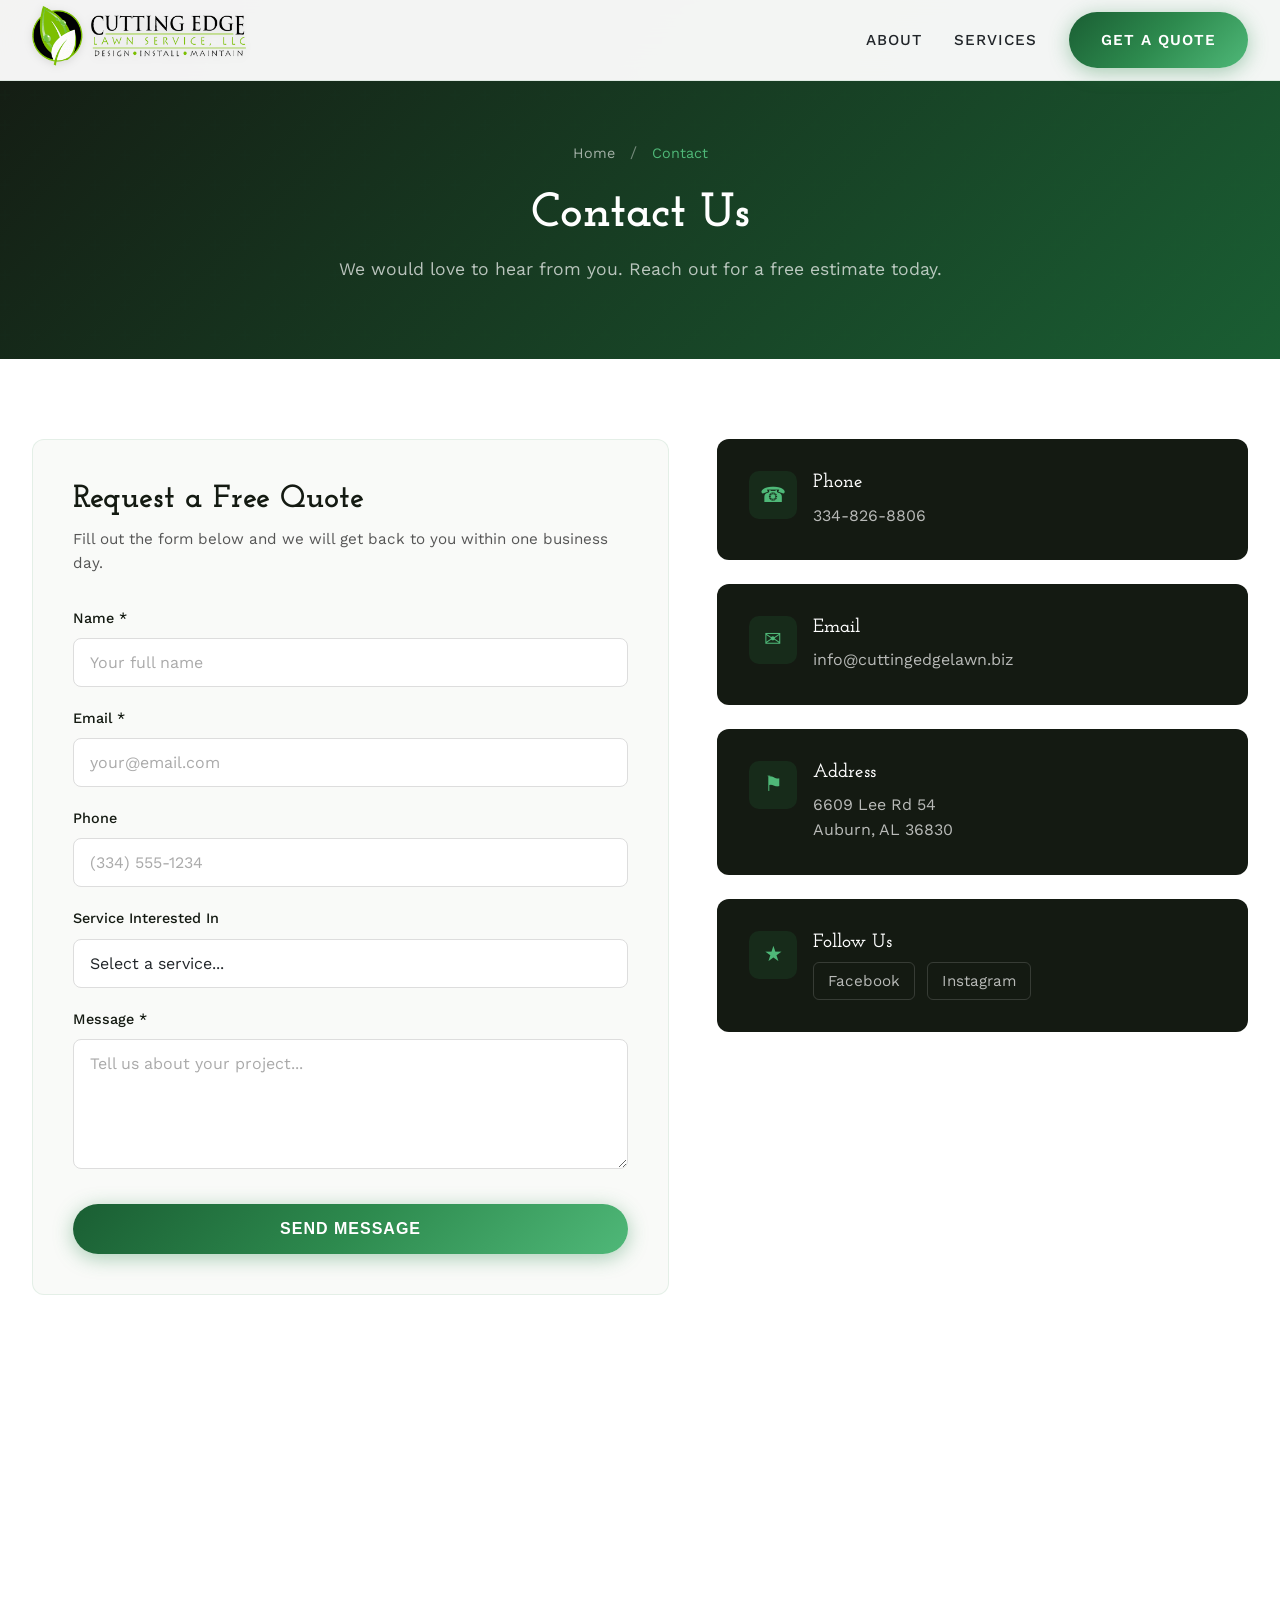
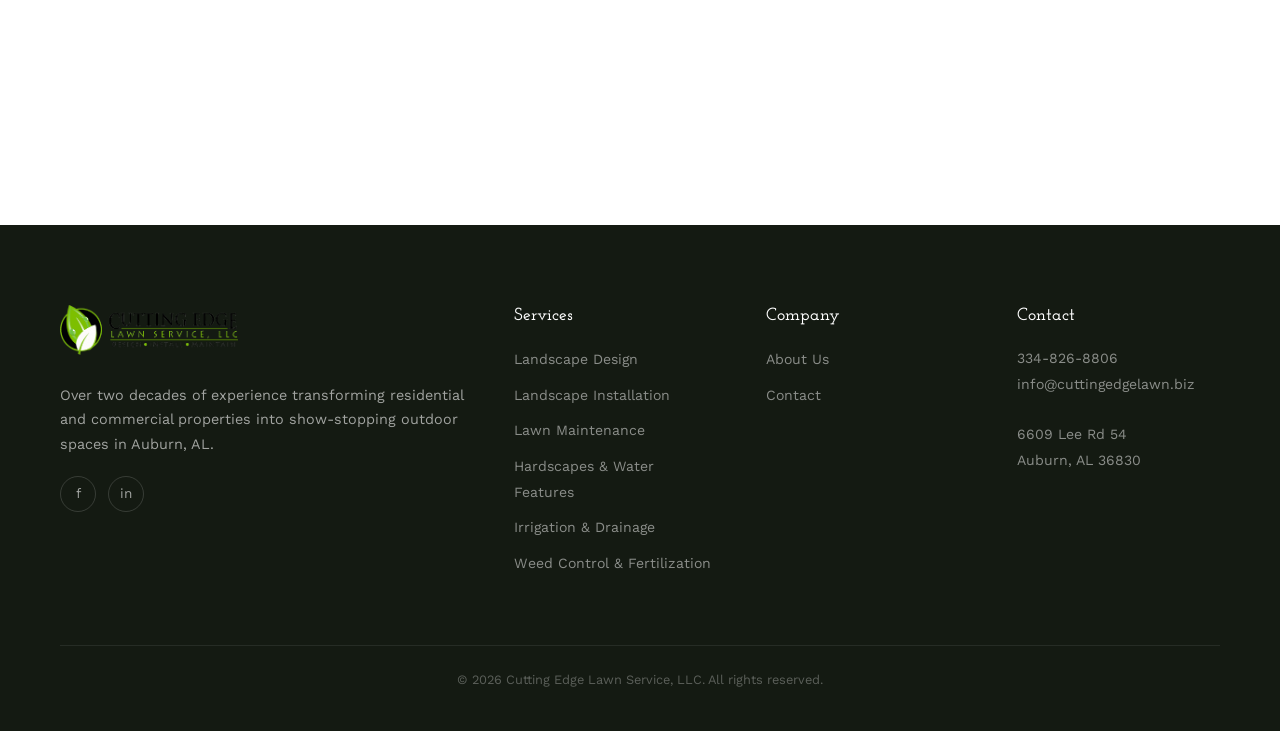
<file: pages/contact.html>
<!DOCTYPE html>
<html lang="en">
<head>
<meta charset="UTF-8">
<meta name="viewport" content="width=device-width, initial-scale=1.0">
<title>Contact Us | Cutting Edge Lawn Service</title>
<meta name="description" content="Get in touch with Cutting Edge Lawn Service in Auburn, AL. Request a free quote for landscape design, lawn maintenance, hardscapes, and more.">
<link href="https://fonts.googleapis.com/css2?family=Josefin+Slab:ital,wght@0,300;0,400;0,500;0,600;0,700;1,300;1,400&family=Work+Sans:wght@300;400;500;600;700&display=swap" rel="stylesheet">
<link rel="stylesheet" href="../css/styles.css">
<style>@media(max-width:768px){.responsive-grid{grid-template-columns:1fr!important;}}</style>
</head>
<body>

<!-- Scroll Progress -->
<div class="scroll-progress"></div>

<!-- Navigation -->
<nav class="navbar"><div class="nav-container"><a href="../index.html" class="nav-logo"><img src="../images/logo.png" alt="Cutting Edge Lawn Service"></a><ul class="nav-menu"><li><a href="about.html" class="nav-link">About</a></li><li class="nav-dropdown"><a href="services.html" class="nav-link">Services</a><div class="dropdown-menu"><a href="services.html#design">Landscape Design</a><a href="services.html#installation">Landscape Installation</a><a href="services.html#maintenance">Lawn Maintenance</a><a href="services.html#hardscapes">Hardscapes &amp; Water Features</a><a href="services.html#irrigation">Irrigation &amp; Drainage</a><a href="services.html#weedcontrol">Weed Control &amp; Fertilization</a></div></li><li><a href="contact.html" class="btn btn-primary">Get a Quote</a></li></ul><div class="nav-toggle"><span></span><span></span><span></span></div></div></nav>

<!-- Page Header / Breadcrumb -->
<section class="page-header" style="background:linear-gradient(135deg, #141a12 0%, #1a5e33 100%);padding:140px 0 60px;text-align:center;">
<div class="container">
<nav style="margin-bottom:20px;">
<a href="../index.html" style="color:rgba(255,255,255,0.6);text-decoration:none;font-family:'Work Sans',sans-serif;font-size:0.9rem;">Home</a>
<span style="color:rgba(255,255,255,0.4);margin:0 10px;">/</span>
<span style="color:#4fb878;font-family:'Work Sans',sans-serif;font-size:0.9rem;">Contact</span>
</nav>
<h1 style="font-family:'Josefin Slab',serif;font-size:3rem;color:#fff;font-weight:700;margin:0;">Contact Us</h1>
<p style="color:rgba(255,255,255,0.7);font-size:1.1rem;margin-top:12px;font-family:'Work Sans',sans-serif;">We would love to hear from you. Reach out for a free estimate today.</p>
</div>
</section>

<!-- Contact Form & Info Section -->
<section class="section" style="padding:80px 0;background:#fff;">
<div class="container">
<div class="responsive-grid" style="display:grid;grid-template-columns:1.2fr 1fr;gap:48px;align-items:start;">

<!-- Contact Form (Left) -->
<div class="reveal" style="background:#f9faf8;border-radius:12px;padding:40px;border:1px solid rgba(45,138,78,0.1);">
<h2 style="font-family:'Josefin Slab',serif;font-size:2rem;color:#141a12;margin-bottom:8px;font-weight:700;">Request a Free Quote</h2>
<p style="color:#555;font-family:'Work Sans',sans-serif;font-size:0.95rem;margin-bottom:32px;line-height:1.6;">Fill out the form below and we will get back to you within one business day.</p>

<form id="contact-form" action="#" method="POST">
<div class="form-group" style="margin-bottom:20px;">
<label style="display:block;font-family:'Work Sans',sans-serif;font-weight:500;color:#141a12;margin-bottom:8px;font-size:0.9rem;">Name *</label>
<input type="text" name="name" required style="width:100%;padding:14px 16px;border:1px solid #ddd;border-radius:8px;font-family:'Work Sans',sans-serif;font-size:1rem;background:#fff;transition:border-color 0.3s;box-sizing:border-box;" placeholder="Your full name">
</div>

<div class="form-group" style="margin-bottom:20px;">
<label style="display:block;font-family:'Work Sans',sans-serif;font-weight:500;color:#141a12;margin-bottom:8px;font-size:0.9rem;">Email *</label>
<input type="email" name="email" required style="width:100%;padding:14px 16px;border:1px solid #ddd;border-radius:8px;font-family:'Work Sans',sans-serif;font-size:1rem;background:#fff;transition:border-color 0.3s;box-sizing:border-box;" placeholder="your@email.com">
</div>

<div class="form-group" style="margin-bottom:20px;">
<label style="display:block;font-family:'Work Sans',sans-serif;font-weight:500;color:#141a12;margin-bottom:8px;font-size:0.9rem;">Phone</label>
<input type="tel" name="phone" style="width:100%;padding:14px 16px;border:1px solid #ddd;border-radius:8px;font-family:'Work Sans',sans-serif;font-size:1rem;background:#fff;transition:border-color 0.3s;box-sizing:border-box;" placeholder="(334) 555-1234">
</div>

<div class="form-group" style="margin-bottom:20px;">
<label style="display:block;font-family:'Work Sans',sans-serif;font-weight:500;color:#141a12;margin-bottom:8px;font-size:0.9rem;">Service Interested In</label>
<select name="service" style="width:100%;padding:14px 16px;border:1px solid #ddd;border-radius:8px;font-family:'Work Sans',sans-serif;font-size:1rem;background:#fff;transition:border-color 0.3s;box-sizing:border-box;cursor:pointer;">
<option value="">Select a service...</option>
<option value="landscape-design">Landscape Design</option>
<option value="landscape-installation">Landscape Installation</option>
<option value="lawn-maintenance">Lawn Maintenance</option>
<option value="hardscapes">Hardscapes &amp; Water Features</option>
<option value="irrigation">Irrigation &amp; Drainage</option>
<option value="weed-control">Weed Control &amp; Fertilization</option>
<option value="other">Other</option>
</select>
</div>

<div class="form-group" style="margin-bottom:28px;">
<label style="display:block;font-family:'Work Sans',sans-serif;font-weight:500;color:#141a12;margin-bottom:8px;font-size:0.9rem;">Message *</label>
<textarea name="message" required rows="5" style="width:100%;padding:14px 16px;border:1px solid #ddd;border-radius:8px;font-family:'Work Sans',sans-serif;font-size:1rem;background:#fff;transition:border-color 0.3s;resize:vertical;box-sizing:border-box;" placeholder="Tell us about your project..."></textarea>
</div>

<button type="submit" class="btn btn-primary" style="width:100%;padding:16px;font-size:1rem;font-weight:600;cursor:pointer;border:none;">Send Message</button>
</form>
</div>

<!-- Contact Info Cards (Right) -->
<div>
<div class="reveal" style="background:#141a12;border-radius:12px;padding:32px;margin-bottom:24px;">
<div style="display:flex;align-items:flex-start;gap:16px;">
<div style="width:48px;height:48px;background:rgba(45,138,78,0.15);border-radius:10px;display:flex;align-items:center;justify-content:center;flex-shrink:0;">
<span style="color:#4fb878;font-size:1.3rem;">&#9742;</span>
</div>
<div>
<h3 style="color:#fff;font-family:'Josefin Slab',serif;font-size:1.2rem;margin:0 0 8px;font-weight:600;">Phone</h3>
<a href="tel:3348268806" style="color:rgba(255,255,255,0.7);text-decoration:none;font-family:'Work Sans',sans-serif;font-size:1rem;">334-826-8806</a>
</div>
</div>
</div>

<div class="reveal" style="background:#141a12;border-radius:12px;padding:32px;margin-bottom:24px;">
<div style="display:flex;align-items:flex-start;gap:16px;">
<div style="width:48px;height:48px;background:rgba(45,138,78,0.15);border-radius:10px;display:flex;align-items:center;justify-content:center;flex-shrink:0;">
<span style="color:#4fb878;font-size:1.3rem;">&#9993;</span>
</div>
<div>
<h3 style="color:#fff;font-family:'Josefin Slab',serif;font-size:1.2rem;margin:0 0 8px;font-weight:600;">Email</h3>
<a href="mailto:info@cuttingedgelawn.biz" style="color:rgba(255,255,255,0.7);text-decoration:none;font-family:'Work Sans',sans-serif;font-size:1rem;">info@cuttingedgelawn.biz</a>
</div>
</div>
</div>

<div class="reveal" style="background:#141a12;border-radius:12px;padding:32px;margin-bottom:24px;">
<div style="display:flex;align-items:flex-start;gap:16px;">
<div style="width:48px;height:48px;background:rgba(45,138,78,0.15);border-radius:10px;display:flex;align-items:center;justify-content:center;flex-shrink:0;">
<span style="color:#4fb878;font-size:1.3rem;">&#9873;</span>
</div>
<div>
<h3 style="color:#fff;font-family:'Josefin Slab',serif;font-size:1.2rem;margin:0 0 8px;font-weight:600;">Address</h3>
<p style="color:rgba(255,255,255,0.7);font-family:'Work Sans',sans-serif;font-size:1rem;margin:0;line-height:1.6;">6609 Lee Rd 54<br>Auburn, AL 36830</p>
</div>
</div>
</div>

<div class="reveal" style="background:#141a12;border-radius:12px;padding:32px;">
<div style="display:flex;align-items:flex-start;gap:16px;">
<div style="width:48px;height:48px;background:rgba(45,138,78,0.15);border-radius:10px;display:flex;align-items:center;justify-content:center;flex-shrink:0;">
<span style="color:#4fb878;font-size:1.3rem;">&#9733;</span>
</div>
<div>
<h3 style="color:#fff;font-family:'Josefin Slab',serif;font-size:1.2rem;margin:0 0 8px;font-weight:600;">Follow Us</h3>
<div style="display:flex;gap:12px;margin-top:4px;">
<a href="https://www.facebook.com/lawnandplay/" target="_blank" style="color:rgba(255,255,255,0.7);text-decoration:none;font-family:'Work Sans',sans-serif;font-size:0.95rem;padding:6px 14px;border:1px solid rgba(255,255,255,0.15);border-radius:6px;">Facebook</a>
<a href="https://www.instagram.com/cuttingedgelawnservice/" target="_blank" style="color:rgba(255,255,255,0.7);text-decoration:none;font-family:'Work Sans',sans-serif;font-size:0.95rem;padding:6px 14px;border:1px solid rgba(255,255,255,0.15);border-radius:6px;">Instagram</a>
</div>
</div>
</div>
</div>

</div>

</div>
</div>
</section>

<!-- Google Maps Section -->
<section class="section" style="padding:0;">
<div style="width:100%;height:450px;">
<iframe src="https://www.google.com/maps/embed?pb=!1m18!1m12!1m3!1d3346.5!2d-85.48!3d32.59!2m3!1f0!2f0!3f0!3m2!1i1024!2i768!4f13.1!3m3!1m2!1s0x0%3A0x0!2zMzLCsDM1JzI0LjAiTiA4NcKwMjgnNDguMCJX!5e0!3m2!1sen!2sus!4v1700000000000" width="100%" height="450" style="border:0;" allowfullscreen="" loading="lazy" referrerpolicy="no-referrer-when-downgrade" title="Cutting Edge Lawn Service Location"></iframe>
</div>
</section>

<!-- Footer -->
<footer style="background:#141a12;padding:80px 0 0;"><div style="max-width:1200px;margin:0 auto;padding:0 20px;"><div style="display:grid;grid-template-columns:2fr 1fr 1fr 1fr;gap:48px;padding-bottom:60px;border-bottom:1px solid rgba(255,255,255,0.08);"><div><img src="../images/logo.png" alt="Cutting Edge Lawn Service" style="height:50px;margin-bottom:20px;background:transparent !important;"><p style="color:rgba(255,255,255,0.6);font-size:0.9rem;line-height:1.7;margin-bottom:20px;">Over two decades of experience transforming residential and commercial properties into show-stopping outdoor spaces in Auburn, AL.</p><div style="display:flex;gap:12px;"><a href="https://www.facebook.com/lawnandplay/" target="_blank" style="width:36px;height:36px;border-radius:50%;border:1px solid rgba(255,255,255,0.15);display:flex;align-items:center;justify-content:center;color:rgba(255,255,255,0.6);text-decoration:none;font-size:0.85rem;">f</a><a href="https://www.instagram.com/cuttingedgelawnservice/" target="_blank" style="width:36px;height:36px;border-radius:50%;border:1px solid rgba(255,255,255,0.15);display:flex;align-items:center;justify-content:center;color:rgba(255,255,255,0.6);text-decoration:none;font-size:0.85rem;">in</a></div></div><div><h4 style="font-family:'Josefin Slab',serif;font-size:1.1rem;color:#fff;margin-bottom:20px;">Services</h4><ul style="list-style:none;padding:0;"><li style="margin-bottom:10px;"><a href="services.html#design" style="color:rgba(255,255,255,0.5);text-decoration:none;font-size:0.88rem;">Landscape Design</a></li><li style="margin-bottom:10px;"><a href="services.html#installation" style="color:rgba(255,255,255,0.5);text-decoration:none;font-size:0.88rem;">Landscape Installation</a></li><li style="margin-bottom:10px;"><a href="services.html#maintenance" style="color:rgba(255,255,255,0.5);text-decoration:none;font-size:0.88rem;">Lawn Maintenance</a></li><li style="margin-bottom:10px;"><a href="services.html#hardscapes" style="color:rgba(255,255,255,0.5);text-decoration:none;font-size:0.88rem;">Hardscapes &amp; Water Features</a></li><li style="margin-bottom:10px;"><a href="services.html#irrigation" style="color:rgba(255,255,255,0.5);text-decoration:none;font-size:0.88rem;">Irrigation &amp; Drainage</a></li><li style="margin-bottom:10px;"><a href="services.html#weedcontrol" style="color:rgba(255,255,255,0.5);text-decoration:none;font-size:0.88rem;">Weed Control &amp; Fertilization</a></li></ul></div><div><h4 style="font-family:'Josefin Slab',serif;font-size:1.1rem;color:#fff;margin-bottom:20px;">Company</h4><ul style="list-style:none;padding:0;"><li style="margin-bottom:10px;"><a href="about.html" style="color:rgba(255,255,255,0.5);text-decoration:none;font-size:0.88rem;">About Us</a></li><li style="margin-bottom:10px;"><a href="contact.html" style="color:rgba(255,255,255,0.5);text-decoration:none;font-size:0.88rem;">Contact</a></li></ul></div><div><h4 style="font-family:'Josefin Slab',serif;font-size:1.1rem;color:#fff;margin-bottom:20px;">Contact</h4><p style="color:rgba(255,255,255,0.5);font-size:0.88rem;line-height:1.8;"><a href="tel:3348268806" style="color:rgba(255,255,255,0.5);text-decoration:none;">334-826-8806</a><br><a href="mailto:info@cuttingedgelawn.biz" style="color:rgba(255,255,255,0.5);text-decoration:none;">info@cuttingedgelawn.biz</a><br><br>6609 Lee Rd 54<br>Auburn, AL 36830</p></div></div><div style="padding:24px 0;text-align:center;"><p style="color:rgba(255,255,255,0.3);font-size:0.8rem;">&copy; 2026 Cutting Edge Lawn Service, LLC. All rights reserved.</p></div></div></footer>

<script src="../js/main.js"></script>
<script src="../js/main.js"></script>
</body>
</html>
</file>
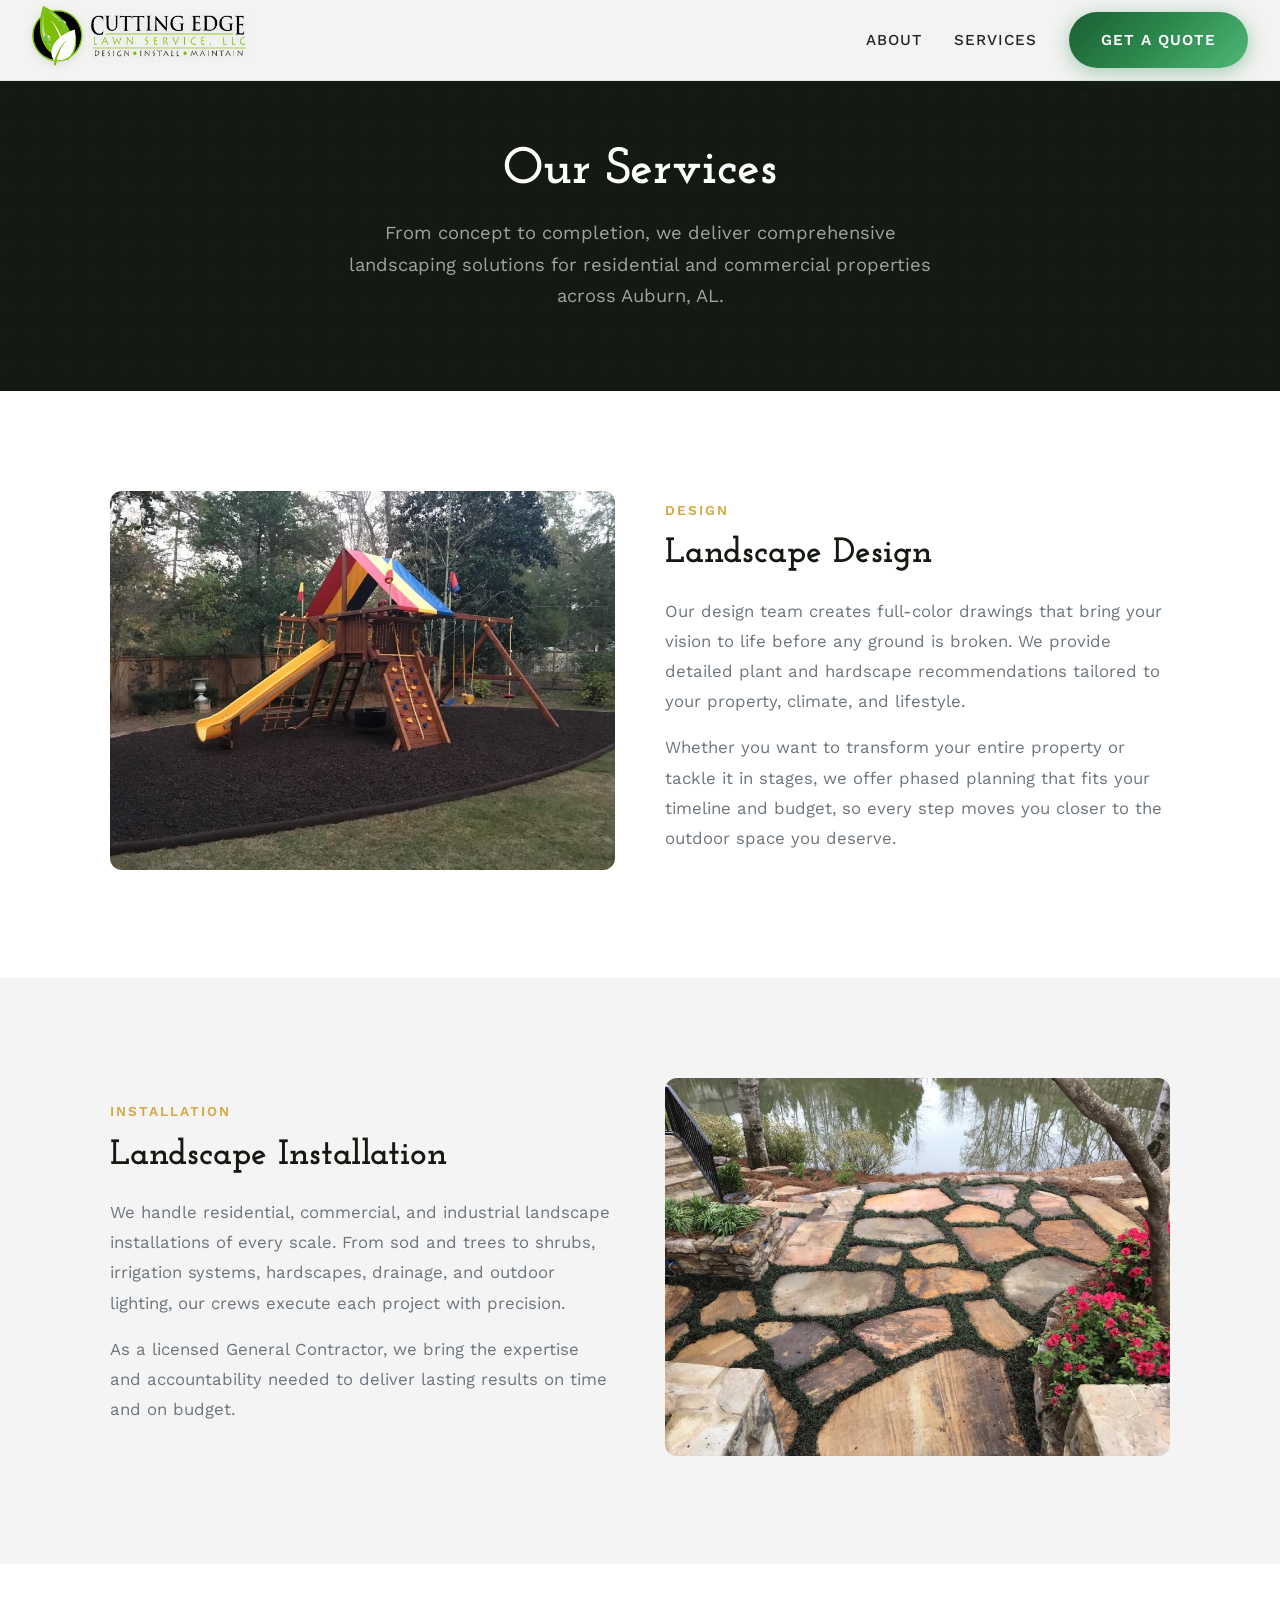
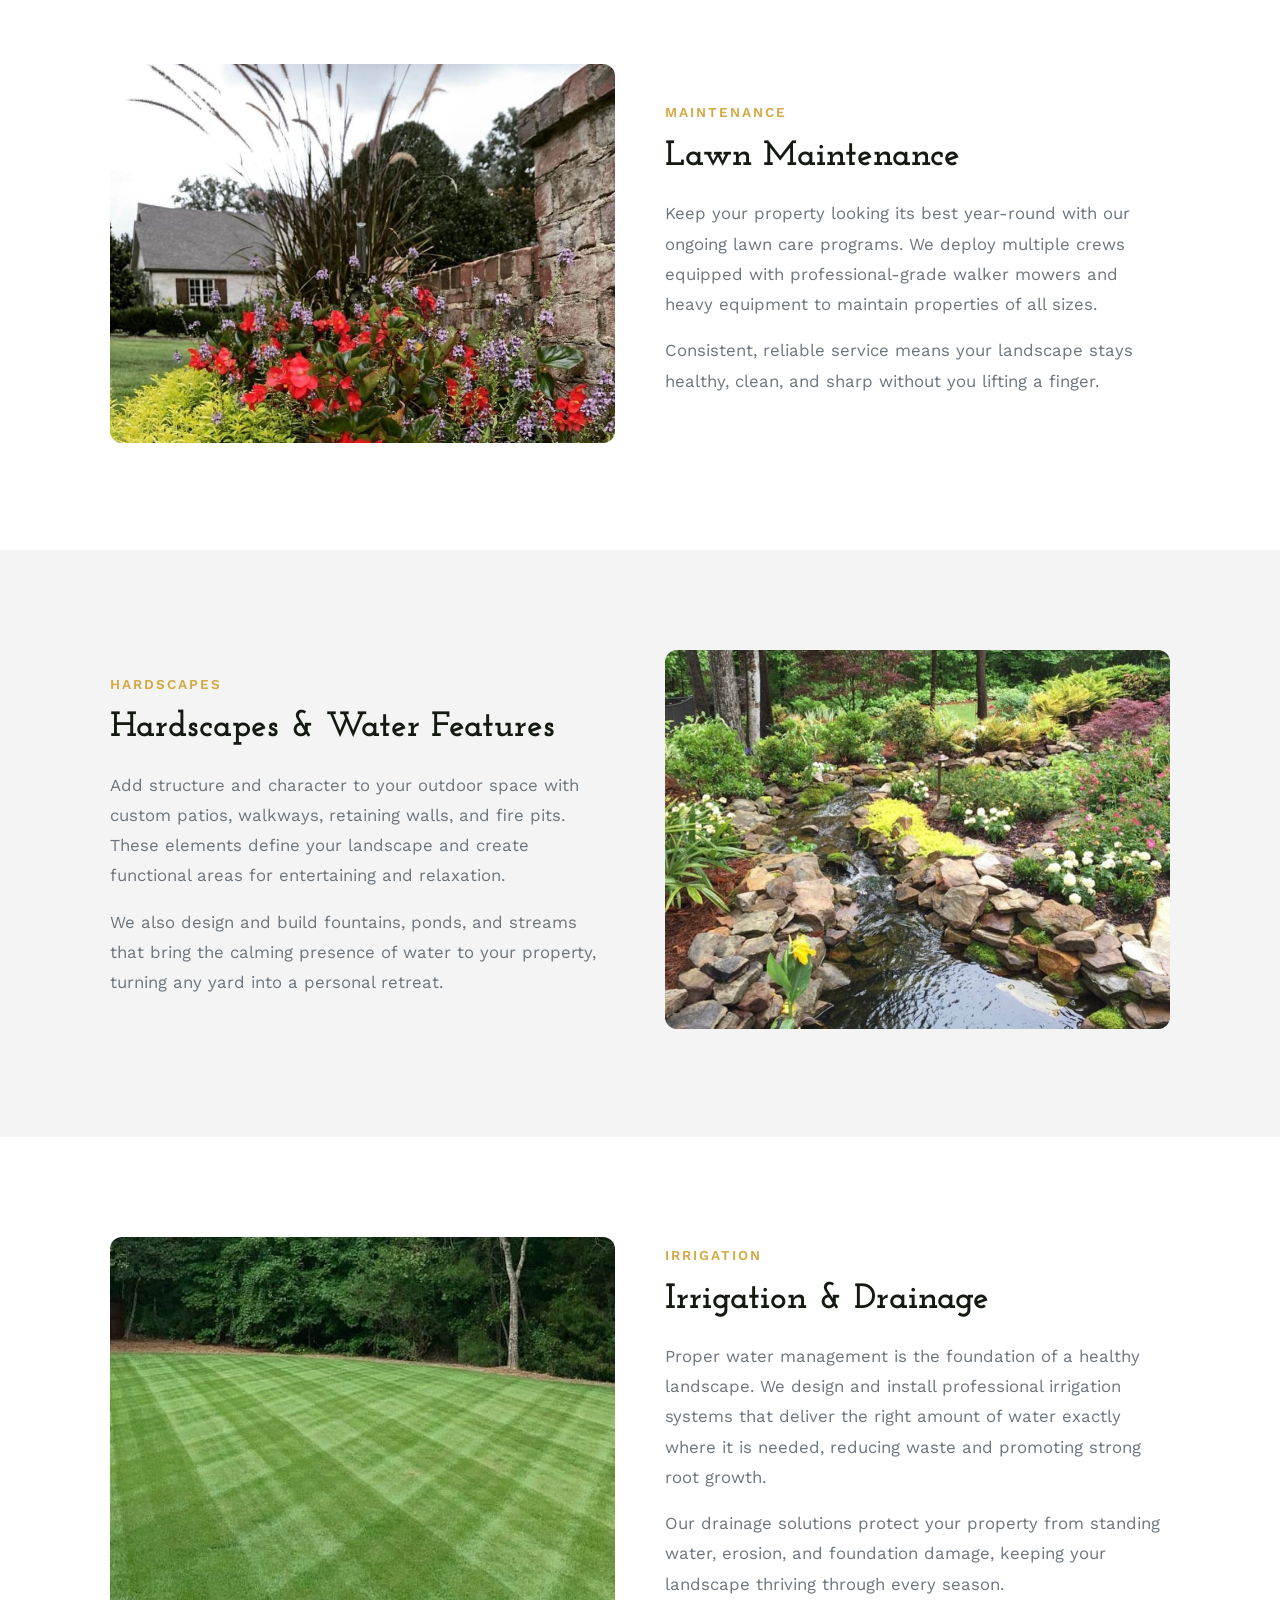
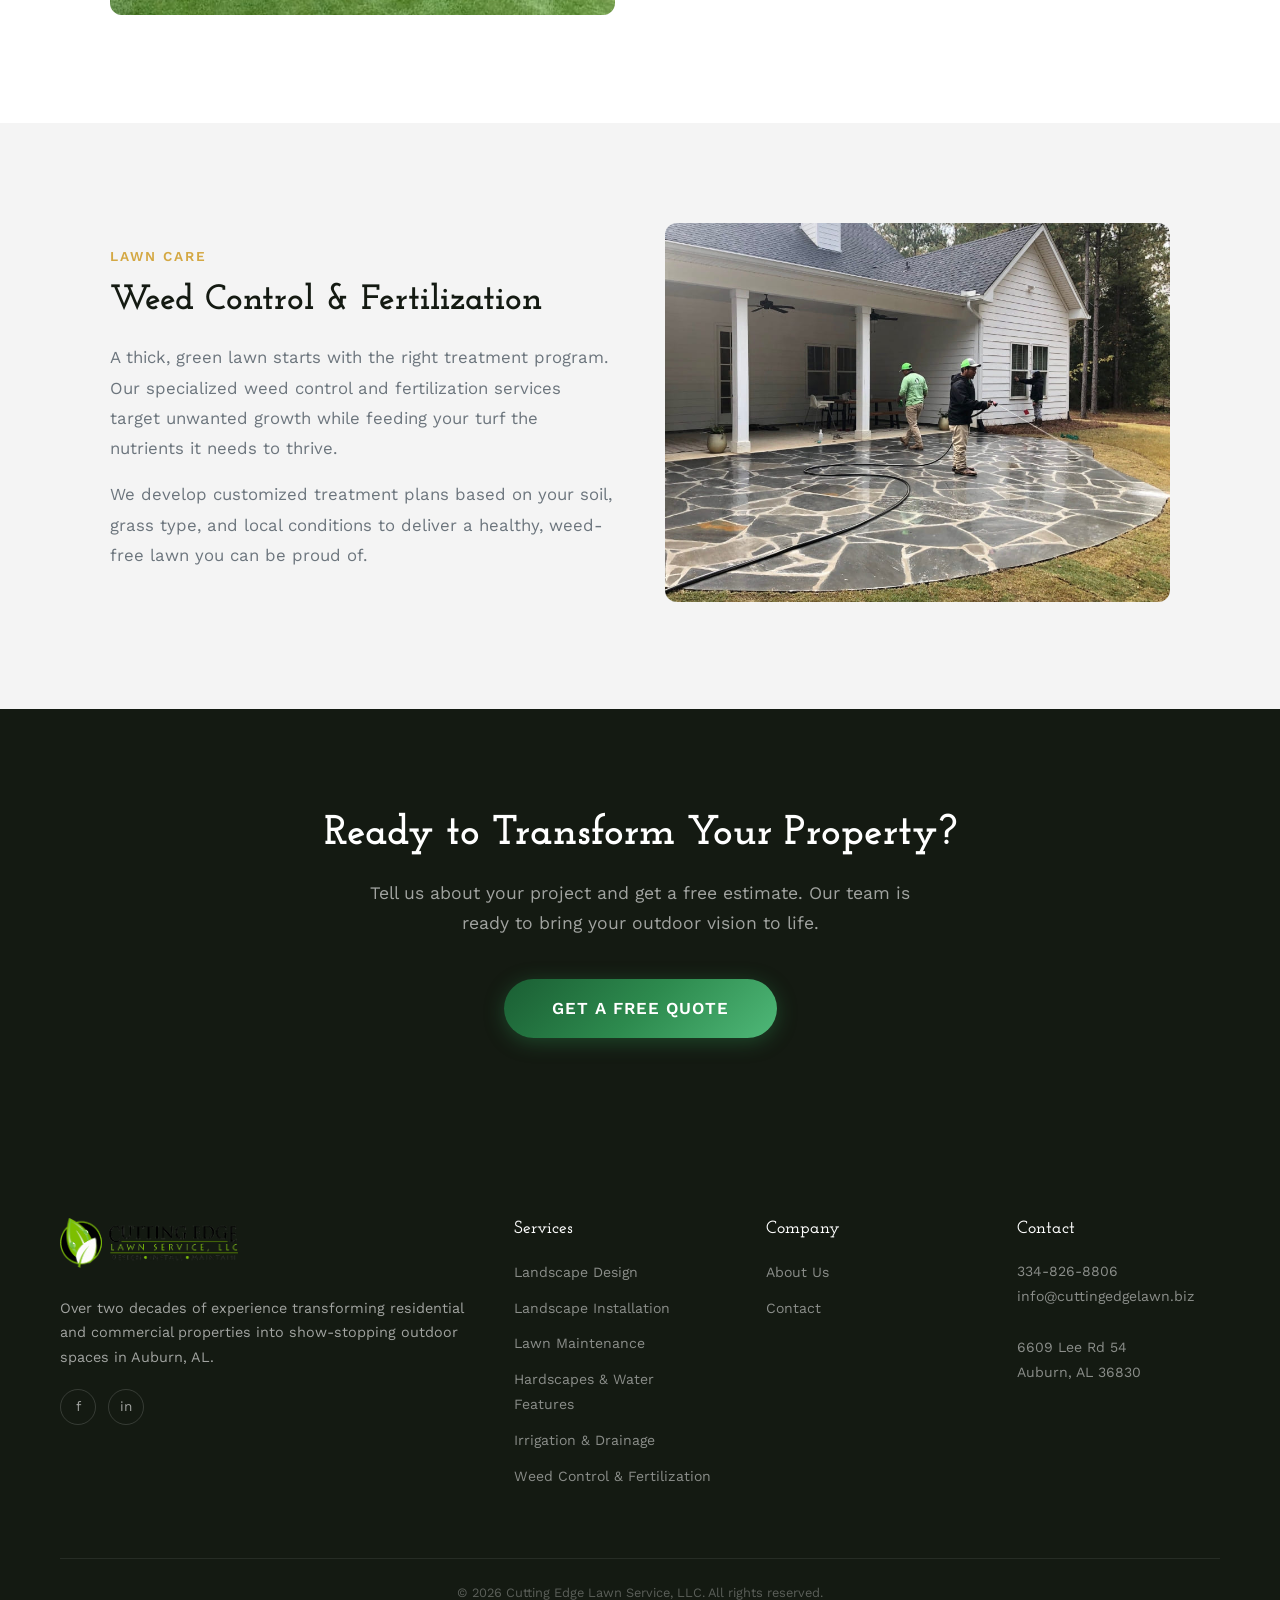
<file: pages/services.html>
<!DOCTYPE html>
<html lang="en">
<head>
    <meta charset="UTF-8">
    <meta name="viewport" content="width=device-width, initial-scale=1.0">
    <title>Services | Cutting Edge Lawn Service</title>
    <link href="https://fonts.googleapis.com/css2?family=Josefin+Slab:ital,wght@0,300;0,400;0,500;0,600;0,700;1,300;1,400&family=Work+Sans:wght@300;400;500;600;700&display=swap" rel="stylesheet">
    <link rel="stylesheet" href="../css/styles.css">
    <style>@media(max-width:768px){.responsive-grid{grid-template-columns:1fr!important;}}</style>
</head>
<body>

<nav class="navbar"><div class="nav-container"><a href="../index.html" class="nav-logo"><img src="../images/logo.png" alt="Cutting Edge Lawn Service"></a><ul class="nav-menu"><li><a href="about.html" class="nav-link">About</a></li><li class="nav-dropdown"><a href="services.html" class="nav-link">Services</a><div class="dropdown-menu"><a href="services.html#design">Landscape Design</a><a href="services.html#installation">Landscape Installation</a><a href="services.html#maintenance">Lawn Maintenance</a><a href="services.html#hardscapes">Hardscapes &amp; Water Features</a><a href="services.html#irrigation">Irrigation &amp; Drainage</a><a href="services.html#weedcontrol">Weed Control &amp; Fertilization</a></div></li><li><a href="contact.html" class="btn btn-primary">Get a Quote</a></li></ul><div class="nav-toggle"><span></span><span></span><span></span></div></div></nav>

<!-- Page Header -->
<section class="page-header" style="background:#141a12;padding:140px 0 80px;text-align:center;">
    <div class="container">
        <h1 style="font-family:'Josefin Slab',serif;font-size:3.2rem;font-weight:700;color:#fff;margin-bottom:16px;">Our Services</h1>
        <p style="color:rgba(255,255,255,0.6);font-size:1.15rem;max-width:600px;margin:0 auto;line-height:1.7;">From concept to completion, we deliver comprehensive landscaping solutions for residential and commercial properties across Auburn, AL.</p>
    </div>
</section>

<!-- Service 1: Landscape Design (image left, text right) -->
<section id="design" class="section reveal" style="padding:100px 0;background:#fff;">
    <div class="responsive-grid" style="display:grid;grid-template-columns:1fr 1fr;gap:50px;max-width:1100px;margin:0 auto;padding:0 20px;align-items:center;">
        <div>
            <img src="../images/service-1-design.jpg" alt="Landscape Design" style="width:100%;border-radius:12px;object-fit:cover;aspect-ratio:4/3;">
        </div>
        <div>
            <p style="font-family:'Work Sans',sans-serif;font-weight:600;font-size:0.85rem;color:#d4a843;text-transform:uppercase;letter-spacing:2px;margin-bottom:12px;">Design</p>
            <h2 style="font-family:'Josefin Slab',serif;font-size:2.2rem;font-weight:700;color:#141a12;margin-bottom:20px;line-height:1.2;">Landscape Design</h2>
            <p style="color:#6c757d;font-size:1.05rem;line-height:1.8;margin-bottom:16px;">Our design team creates full-color drawings that bring your vision to life before any ground is broken. We provide detailed plant and hardscape recommendations tailored to your property, climate, and lifestyle.</p>
            <p style="color:#6c757d;font-size:1.05rem;line-height:1.8;">Whether you want to transform your entire property or tackle it in stages, we offer phased planning that fits your timeline and budget, so every step moves you closer to the outdoor space you deserve.</p>
        </div>
    </div>
</section>

<!-- Service 2: Landscape Installation (text left, image right) -->
<section id="installation" class="section reveal" style="padding:100px 0;background:#f4f4f4;">
    <div class="responsive-grid" style="display:grid;grid-template-columns:1fr 1fr;gap:50px;max-width:1100px;margin:0 auto;padding:0 20px;align-items:center;">
        <div>
            <p style="font-family:'Work Sans',sans-serif;font-weight:600;font-size:0.85rem;color:#d4a843;text-transform:uppercase;letter-spacing:2px;margin-bottom:12px;">Installation</p>
            <h2 style="font-family:'Josefin Slab',serif;font-size:2.2rem;font-weight:700;color:#141a12;margin-bottom:20px;line-height:1.2;">Landscape Installation</h2>
            <p style="color:#6c757d;font-size:1.05rem;line-height:1.8;margin-bottom:16px;">We handle residential, commercial, and industrial landscape installations of every scale. From sod and trees to shrubs, irrigation systems, hardscapes, drainage, and outdoor lighting, our crews execute each project with precision.</p>
            <p style="color:#6c757d;font-size:1.05rem;line-height:1.8;">As a licensed General Contractor, we bring the expertise and accountability needed to deliver lasting results on time and on budget.</p>
        </div>
        <div>
            <img src="../images/service-2-installation.jpg" alt="Landscape Installation" style="width:100%;border-radius:12px;object-fit:cover;aspect-ratio:4/3;">
        </div>
    </div>
</section>

<!-- Service 3: Lawn Maintenance (image left, text right) -->
<section id="maintenance" class="section reveal" style="padding:100px 0;background:#fff;">
    <div class="responsive-grid" style="display:grid;grid-template-columns:1fr 1fr;gap:50px;max-width:1100px;margin:0 auto;padding:0 20px;align-items:center;">
        <div>
            <img src="../images/service-3-maintenance.jpg" alt="Lawn Maintenance" style="width:100%;border-radius:12px;object-fit:cover;aspect-ratio:4/3;">
        </div>
        <div>
            <p style="font-family:'Work Sans',sans-serif;font-weight:600;font-size:0.85rem;color:#d4a843;text-transform:uppercase;letter-spacing:2px;margin-bottom:12px;">Maintenance</p>
            <h2 style="font-family:'Josefin Slab',serif;font-size:2.2rem;font-weight:700;color:#141a12;margin-bottom:20px;line-height:1.2;">Lawn Maintenance</h2>
            <p style="color:#6c757d;font-size:1.05rem;line-height:1.8;margin-bottom:16px;">Keep your property looking its best year-round with our ongoing lawn care programs. We deploy multiple crews equipped with professional-grade walker mowers and heavy equipment to maintain properties of all sizes.</p>
            <p style="color:#6c757d;font-size:1.05rem;line-height:1.8;">Consistent, reliable service means your landscape stays healthy, clean, and sharp without you lifting a finger.</p>
        </div>
    </div>
</section>

<!-- Service 4: Hardscapes & Water Features (text left, image right) -->
<section id="hardscapes" class="section reveal" style="padding:100px 0;background:#f4f4f4;">
    <div class="responsive-grid" style="display:grid;grid-template-columns:1fr 1fr;gap:50px;max-width:1100px;margin:0 auto;padding:0 20px;align-items:center;">
        <div>
            <p style="font-family:'Work Sans',sans-serif;font-weight:600;font-size:0.85rem;color:#d4a843;text-transform:uppercase;letter-spacing:2px;margin-bottom:12px;">Hardscapes</p>
            <h2 style="font-family:'Josefin Slab',serif;font-size:2.2rem;font-weight:700;color:#141a12;margin-bottom:20px;line-height:1.2;">Hardscapes &amp; Water Features</h2>
            <p style="color:#6c757d;font-size:1.05rem;line-height:1.8;margin-bottom:16px;">Add structure and character to your outdoor space with custom patios, walkways, retaining walls, and fire pits. These elements define your landscape and create functional areas for entertaining and relaxation.</p>
            <p style="color:#6c757d;font-size:1.05rem;line-height:1.8;">We also design and build fountains, ponds, and streams that bring the calming presence of water to your property, turning any yard into a personal retreat.</p>
        </div>
        <div>
            <img src="../images/service-5-hardscapes.jpg" alt="Hardscapes and Water Features" style="width:100%;border-radius:12px;object-fit:cover;aspect-ratio:4/3;">
        </div>
    </div>
</section>

<!-- Service 5: Irrigation & Drainage (image left, text right) -->
<section id="irrigation" class="section reveal" style="padding:100px 0;background:#fff;">
    <div class="responsive-grid" style="display:grid;grid-template-columns:1fr 1fr;gap:50px;max-width:1100px;margin:0 auto;padding:0 20px;align-items:center;">
        <div>
            <img src="../images/service-6-irrigation.jpg" alt="Irrigation and Drainage" style="width:100%;border-radius:12px;object-fit:cover;aspect-ratio:4/3;">
        </div>
        <div>
            <p style="font-family:'Work Sans',sans-serif;font-weight:600;font-size:0.85rem;color:#d4a843;text-transform:uppercase;letter-spacing:2px;margin-bottom:12px;">Irrigation</p>
            <h2 style="font-family:'Josefin Slab',serif;font-size:2.2rem;font-weight:700;color:#141a12;margin-bottom:20px;line-height:1.2;">Irrigation &amp; Drainage</h2>
            <p style="color:#6c757d;font-size:1.05rem;line-height:1.8;margin-bottom:16px;">Proper water management is the foundation of a healthy landscape. We design and install professional irrigation systems that deliver the right amount of water exactly where it is needed, reducing waste and promoting strong root growth.</p>
            <p style="color:#6c757d;font-size:1.05rem;line-height:1.8;">Our drainage solutions protect your property from standing water, erosion, and foundation damage, keeping your landscape thriving through every season.</p>
        </div>
    </div>
</section>

<!-- Service 6: Weed Control & Fertilization (text left, image right) -->
<section id="weedcontrol" class="section reveal" style="padding:100px 0;background:#f4f4f4;">
    <div class="responsive-grid" style="display:grid;grid-template-columns:1fr 1fr;gap:50px;max-width:1100px;margin:0 auto;padding:0 20px;align-items:center;">
        <div>
            <p style="font-family:'Work Sans',sans-serif;font-weight:600;font-size:0.85rem;color:#d4a843;text-transform:uppercase;letter-spacing:2px;margin-bottom:12px;">Lawn Care</p>
            <h2 style="font-family:'Josefin Slab',serif;font-size:2.2rem;font-weight:700;color:#141a12;margin-bottom:20px;line-height:1.2;">Weed Control &amp; Fertilization</h2>
            <p style="color:#6c757d;font-size:1.05rem;line-height:1.8;margin-bottom:16px;">A thick, green lawn starts with the right treatment program. Our specialized weed control and fertilization services target unwanted growth while feeding your turf the nutrients it needs to thrive.</p>
            <p style="color:#6c757d;font-size:1.05rem;line-height:1.8;">We develop customized treatment plans based on your soil, grass type, and local conditions to deliver a healthy, weed-free lawn you can be proud of.</p>
        </div>
        <div>
            <img src="../images/service-4-weedcontrol.jpg" alt="Weed Control and Fertilization" style="width:100%;border-radius:12px;object-fit:cover;aspect-ratio:4/3;">
        </div>
    </div>
</section>

<!-- CTA Section -->
<section class="section reveal" style="padding:100px 0;background:#141a12;text-align:center;">
    <div class="container">
        <h2 style="font-family:'Josefin Slab',serif;font-size:2.6rem;font-weight:700;color:#fff;margin-bottom:20px;">Ready to Transform Your Property?</h2>
        <p style="color:rgba(255,255,255,0.6);font-size:1.1rem;max-width:550px;margin:0 auto 40px;line-height:1.7;">Tell us about your project and get a free estimate. Our team is ready to bring your outdoor vision to life.</p>
        <a href="contact.html" class="btn btn-primary" style="padding:16px 48px;font-size:1.05rem;">Get a Free Quote</a>
    </div>
</section>

<footer style="background:#141a12;padding:80px 0 0;"><div style="max-width:1200px;margin:0 auto;padding:0 20px;"><div style="display:grid;grid-template-columns:2fr 1fr 1fr 1fr;gap:48px;padding-bottom:60px;border-bottom:1px solid rgba(255,255,255,0.08);"><div><img src="../images/logo.png" alt="Cutting Edge Lawn Service" style="height:50px;margin-bottom:20px;background:transparent !important;"><p style="color:rgba(255,255,255,0.6);font-size:0.9rem;line-height:1.7;margin-bottom:20px;">Over two decades of experience transforming residential and commercial properties into show-stopping outdoor spaces in Auburn, AL.</p><div style="display:flex;gap:12px;"><a href="https://www.facebook.com/lawnandplay/" target="_blank" style="width:36px;height:36px;border-radius:50%;border:1px solid rgba(255,255,255,0.15);display:flex;align-items:center;justify-content:center;color:rgba(255,255,255,0.6);text-decoration:none;font-size:0.85rem;">f</a><a href="https://www.instagram.com/cuttingedgelawnservice/" target="_blank" style="width:36px;height:36px;border-radius:50%;border:1px solid rgba(255,255,255,0.15);display:flex;align-items:center;justify-content:center;color:rgba(255,255,255,0.6);text-decoration:none;font-size:0.85rem;">in</a></div></div><div><h4 style="font-family:'Josefin Slab',serif;font-size:1.1rem;color:#fff;margin-bottom:20px;">Services</h4><ul style="list-style:none;padding:0;"><li style="margin-bottom:10px;"><a href="services.html#design" style="color:rgba(255,255,255,0.5);text-decoration:none;font-size:0.88rem;">Landscape Design</a></li><li style="margin-bottom:10px;"><a href="services.html#installation" style="color:rgba(255,255,255,0.5);text-decoration:none;font-size:0.88rem;">Landscape Installation</a></li><li style="margin-bottom:10px;"><a href="services.html#maintenance" style="color:rgba(255,255,255,0.5);text-decoration:none;font-size:0.88rem;">Lawn Maintenance</a></li><li style="margin-bottom:10px;"><a href="services.html#hardscapes" style="color:rgba(255,255,255,0.5);text-decoration:none;font-size:0.88rem;">Hardscapes &amp; Water Features</a></li><li style="margin-bottom:10px;"><a href="services.html#irrigation" style="color:rgba(255,255,255,0.5);text-decoration:none;font-size:0.88rem;">Irrigation &amp; Drainage</a></li><li style="margin-bottom:10px;"><a href="services.html#weedcontrol" style="color:rgba(255,255,255,0.5);text-decoration:none;font-size:0.88rem;">Weed Control &amp; Fertilization</a></li></ul></div><div><h4 style="font-family:'Josefin Slab',serif;font-size:1.1rem;color:#fff;margin-bottom:20px;">Company</h4><ul style="list-style:none;padding:0;"><li style="margin-bottom:10px;"><a href="about.html" style="color:rgba(255,255,255,0.5);text-decoration:none;font-size:0.88rem;">About Us</a></li><li style="margin-bottom:10px;"><a href="contact.html" style="color:rgba(255,255,255,0.5);text-decoration:none;font-size:0.88rem;">Contact</a></li></ul></div><div><h4 style="font-family:'Josefin Slab',serif;font-size:1.1rem;color:#fff;margin-bottom:20px;">Contact</h4><p style="color:rgba(255,255,255,0.5);font-size:0.88rem;line-height:1.8;"><a href="tel:3348268806" style="color:rgba(255,255,255,0.5);text-decoration:none;">334-826-8806</a><br><a href="mailto:info@cuttingedgelawn.biz" style="color:rgba(255,255,255,0.5);text-decoration:none;">info@cuttingedgelawn.biz</a><br><br>6609 Lee Rd 54<br>Auburn, AL 36830</p></div></div><div style="padding:24px 0;text-align:center;"><p style="color:rgba(255,255,255,0.3);font-size:0.8rem;">&copy; 2026 Cutting Edge Lawn Service, LLC. All rights reserved.</p></div></div></footer>


<script src="../js/main.js"></script>
</body>
</html>
</file>
<file: css/styles.css>
/* Cutting Edge Lawn Service - Premium Animated Stylesheet */
/* Brand Colors with Dynamic Gradients */

:root {
    --black: #141a12;
    --dark-blue: #1e2b1a;
    --navy: #0f1a0d;
    --dark-gray: #f8f9fa;
    --silver: #495057;
    --silver-light: #212529;
    --primary: #2d8a4e;
    --primary-light: #4fb878;
    --primary-dark: #1a5e33;
    --gold: #d4a843;
    --white: #ffffff;
    --text-gray: #6c757d;
    --section-alt: #f4f4f4;

    /* Animated Gradients */
    --gradient-primary: linear-gradient(135deg, var(--primary-dark) 0%, var(--primary) 50%, var(--primary-light) 100%);
    --gradient-hero: linear-gradient(135deg, #141a12 0%, #1e2b1a 50%, #0f1a0d 100%);
    --gradient-shine: linear-gradient(90deg, transparent, rgba(255,255,255,0.4), transparent);
}

* {
    margin: 0;
    padding: 0;
    box-sizing: border-box;
}

html {
    scroll-behavior: smooth;
}

body {
    font-family: 'Work Sans', 'Segoe UI', Tahoma, Geneva, Verdana, sans-serif;
    background-color: var(--white);
    color: var(--silver-light);
    line-height: 1.6;
    overflow-x: hidden;
}

/* Scroll Progress Bar */
.scroll-progress {
    position: fixed;
    top: 0;
    left: 0;
    height: 3px;
    background: var(--gradient-primary);
    z-index: 9999;
    transition: width 0.1s ease;
}

/* Animated Background Particles */
.particles {
    position: absolute;
    top: 0;
    left: 0;
    width: 100%;
    height: 100%;
    overflow: hidden;
    z-index: 1;
}

.particle {
    position: absolute;
    width: 4px;
    height: 4px;
    background: var(--primary);
    border-radius: 50%;
    opacity: 0.3;
    animation: float-particle 15s infinite;
}

@keyframes float-particle {
    0%, 100% {
        transform: translateY(100vh) rotate(0deg);
        opacity: 0;
    }
    10% {
        opacity: 0.3;
    }
    90% {
        opacity: 0.3;
    }
    100% {
        transform: translateY(-100vh) rotate(720deg);
        opacity: 0;
    }
}

/* Preloader */
.preloader {
    position: fixed;
    top: 0;
    left: 0;
    width: 100%;
    height: 100%;
    background: var(--gradient-hero);
    z-index: 99999;
    display: flex;
    align-items: center;
    justify-content: center;
    flex-direction: column;
    transition: opacity 0.5s ease, visibility 0.5s ease;
}

.preloader.hidden {
    opacity: 0;
    visibility: hidden;
}

.preloader-logo {
    width: 150px;
    animation: pulse-logo 1.5s ease-in-out infinite;
}

.preloader-bar {
    width: 200px;
    height: 3px;
    background: rgba(255,255,255,0.2);
    border-radius: 3px;
    margin-top: 2rem;
    overflow: hidden;
}

.preloader-bar::after {
    content: '';
    display: block;
    width: 50%;
    height: 100%;
    background: var(--gradient-primary);
    animation: loading-bar 1s ease-in-out infinite;
}

@keyframes pulse-logo {
    0%, 100% { transform: scale(1); opacity: 1; }
    50% { transform: scale(1.05); opacity: 0.8; }
}

@keyframes loading-bar {
    0% { transform: translateX(-100%); }
    100% { transform: translateX(300%); }
}

/* Typography with Animations */
h1, h2, h3, h4, h5, h6 {
    font-weight: 600;
    line-height: 1.2;
    margin-bottom: 1rem;
}

h1 {
    font-size: clamp(2.5rem, 5vw, 4.5rem);
}

h2 {
    font-size: clamp(2rem, 4vw, 3.5rem);
    color: var(--silver-light);
}

h3 {
    font-size: clamp(1.5rem, 3vw, 2rem);
    color: var(--primary);
}

/* Animated Gradient Text */
.gradient-text {
    background: linear-gradient(90deg, var(--primary-dark), var(--primary), var(--gold), var(--primary), var(--primary-dark));
    background-size: 200% auto;
    -webkit-background-clip: text;
    -webkit-text-fill-color: transparent;
    background-clip: text;
    animation: gradient-shift 3s ease infinite;
}

@keyframes gradient-shift {
    0% { background-position: 0% center; }
    100% { background-position: 200% center; }
}

/* Glowing Text Effect */
.glow-text {
    text-shadow: 0 0 10px rgba(45, 138, 78, 0.5),
                 0 0 20px rgba(45, 138, 78, 0.3),
                 0 0 30px rgba(45, 138, 78, 0.2);
}

p {
    margin-bottom: 1rem;
    color: var(--text-gray);
}

a {
    color: var(--primary);
    text-decoration: none;
    transition: all 0.3s ease;
}

a:hover {
    color: var(--primary-dark);
}

.container {
    max-width: 1400px;
    margin: 0 auto;
    padding: 0 2rem;
}

/* ==================== NAVIGATION ==================== */
.navbar {
    position: fixed;
    top: 0;
    left: 0;
    right: 0;
    z-index: 1000;
    background: rgba(255, 255, 255, 0.95);
    backdrop-filter: blur(20px);
    border-bottom: 1px solid rgba(45, 138, 78, 0.1);
    transition: all 0.4s cubic-bezier(0.4, 0, 0.2, 1);
}

.navbar.scrolled {
    background: rgba(255, 255, 255, 0.98);
    box-shadow: 0 10px 40px rgba(0, 0, 0, 0.1);
    padding: 0.25rem 0;
}

.nav-container {
    max-width: 1400px;
    margin: 0 auto;
    padding: 0 2rem;
    display: flex;
    justify-content: space-between;
    align-items: center;
    height: 80px;
}

.nav-logo img {
    height: 60px;
    width: auto;
    transition: all 0.4s ease;
    filter: drop-shadow(0 2px 4px rgba(0,0,0,0.1));
}

.nav-logo:hover img {
    transform: scale(1.05) rotate(-2deg);
}

.nav-menu {
    display: flex;
    list-style: none;
    gap: 2rem;
    align-items: center;
}

.nav-link {
    color: var(--silver-light);
    font-weight: 500;
    font-size: 0.95rem;
    text-transform: uppercase;
    letter-spacing: 1px;
    padding: 0.5rem 0;
    position: relative;
    transition: all 0.3s ease;
}

.nav-link::before {
    content: '';
    position: absolute;
    bottom: 0;
    left: 50%;
    width: 0;
    height: 2px;
    background: var(--gradient-primary);
    transition: all 0.4s cubic-bezier(0.4, 0, 0.2, 1);
    transform: translateX(-50%);
}

.nav-link:hover {
    color: var(--primary);
}

.nav-link:hover::before {
    width: 100%;
}

/* Animated Dropdown */
.nav-dropdown {
    position: relative;
}

.dropdown-menu {
    position: absolute;
    top: 100%;
    left: 50%;
    transform: translateX(-50%) translateY(20px);
    background: var(--white);
    border: 1px solid rgba(45, 138, 78, 0.15);
    border-radius: 12px;
    padding: 1rem 0;
    min-width: 240px;
    opacity: 0;
    visibility: hidden;
    transition: all 0.4s cubic-bezier(0.4, 0, 0.2, 1);
    box-shadow: 0 20px 60px rgba(0, 0, 0, 0.15);
}

.nav-dropdown:hover .dropdown-menu {
    opacity: 1;
    visibility: visible;
    transform: translateX(-50%) translateY(10px);
}

.dropdown-menu a {
    display: flex;
    align-items: center;
    gap: 0.75rem;
    padding: 0.875rem 1.5rem;
    color: var(--silver-light);
    font-size: 0.9rem;
    transition: all 0.3s ease;
    position: relative;
    overflow: hidden;
}

.dropdown-menu a::before {
    content: '';
    position: absolute;
    left: 0;
    top: 0;
    height: 100%;
    width: 3px;
    background: var(--gradient-primary);
    transform: scaleY(0);
    transition: transform 0.3s ease;
}

.dropdown-menu a:hover {
    background: rgba(45, 138, 78, 0.08);
    color: var(--primary);
    padding-left: 2rem;
}

.dropdown-menu a:hover::before {
    transform: scaleY(1);
}

/* Mobile Menu Toggle */
.nav-toggle {
    display: none;
    flex-direction: column;
    cursor: pointer;
    gap: 6px;
    padding: 10px;
}

.nav-toggle span {
    width: 28px;
    height: 2px;
    background: var(--primary);
    transition: all 0.3s ease;
    transform-origin: center;
}

.nav-toggle.active span:nth-child(1) {
    transform: rotate(45deg) translate(6px, 6px);
}

.nav-toggle.active span:nth-child(2) {
    opacity: 0;
    transform: scaleX(0);
}

.nav-toggle.active span:nth-child(3) {
    transform: rotate(-45deg) translate(6px, -6px);
}

/* ==================== BUTTONS ==================== */
.btn {
    display: inline-flex;
    align-items: center;
    justify-content: center;
    gap: 0.5rem;
    padding: 1rem 2rem;
    font-weight: 600;
    font-size: 0.95rem;
    text-transform: uppercase;
    letter-spacing: 1px;
    border-radius: 50px;
    transition: all 0.4s cubic-bezier(0.4, 0, 0.2, 1);
    cursor: pointer;
    border: none;
    position: relative;
    overflow: hidden;
}

.btn::before {
    content: '';
    position: absolute;
    top: 0;
    left: -100%;
    width: 100%;
    height: 100%;
    background: var(--gradient-shine);
    transition: left 0.5s ease;
}

.btn:hover::before {
    left: 100%;
}

.btn-primary {
    background: var(--gradient-primary);
    color: var(--white);
    box-shadow: 0 4px 20px rgba(45, 138, 78, 0.4);
}

.btn-primary:hover {
    transform: translateY(-3px) scale(1.02);
    box-shadow: 0 10px 40px rgba(45, 138, 78, 0.5);
    color: var(--white);
}

.btn-secondary {
    background: transparent;
    color: var(--primary);
    border: 2px solid var(--primary);
}

.btn-secondary:hover {
    background: var(--primary);
    color: var(--white);
    transform: translateY(-3px);
}

.btn-large {
    padding: 1.25rem 3rem;
    font-size: 1rem;
}

/* Magnetic Button Effect */
.btn-magnetic {
    transition: transform 0.3s ease;
}

/* ==================== HERO SECTION ==================== */
.hero {
    position: relative;
    height: 100vh;
    min-height: 800px;
    display: flex;
    align-items: center;
    justify-content: center;
    overflow: hidden;
    background: var(--gradient-hero);
}

.hero-video-container {
    position: absolute;
    top: 0;
    left: 0;
    width: 100%;
    height: 100%;
    z-index: 0;
}

.hero-video {
    position: absolute;
    top: 50%;
    left: 50%;
    min-width: 100%;
    min-height: 100%;
    width: auto;
    height: auto;
    transform: translate(-50%, -50%);
    object-fit: cover;
}

.hero-overlay {
    position: absolute;
    top: 0;
    left: 0;
    width: 100%;
    height: 100%;
    background: linear-gradient(
        180deg,
        rgba(26, 26, 46, 0.7) 0%,
        rgba(22, 33, 62, 0.6) 50%,
        rgba(15, 52, 96, 0.8) 100%
    );
    z-index: 1;
}

/* Animated Grid Overlay */
.hero-grid {
    position: absolute;
    top: 0;
    left: 0;
    width: 100%;
    height: 100%;
    background-image:
        linear-gradient(rgba(45, 138, 78, 0.03) 1px, transparent 1px),
        linear-gradient(90deg, rgba(45, 138, 78, 0.03) 1px, transparent 1px);
    background-size: 50px 50px;
    z-index: 2;
    animation: grid-move 20s linear infinite;
}

@keyframes grid-move {
    0% { transform: perspective(500px) rotateX(60deg) translateY(0); }
    100% { transform: perspective(500px) rotateX(60deg) translateY(50px); }
}

.hero-content {
    position: relative;
    z-index: 10;
    text-align: center;
    max-width: 1000px;
    padding: 0 2rem;
}

.hero-tagline {
    display: inline-flex;
    align-items: center;
    gap: 1rem;
    padding: 0.75rem 2rem;
    background: rgba(45, 138, 78, 0.15);
    border: 1px solid rgba(45, 138, 78, 0.3);
    border-radius: 50px;
    color: var(--primary-light);
    font-size: 0.9rem;
    font-weight: 500;
    letter-spacing: 3px;
    text-transform: uppercase;
    margin-bottom: 2rem;
    backdrop-filter: blur(10px);
    animation: fade-in-up 1s ease forwards;
    animation-delay: 0.2s;
    opacity: 0;
}

.hero-tagline::before,
.hero-tagline::after {
    content: '';
    width: 30px;
    height: 1px;
    background: var(--primary);
}

.hero h1 {
    color: var(--white);
    margin-bottom: 1.5rem;
    animation: fade-in-up 1s ease forwards;
    animation-delay: 0.4s;
    opacity: 0;
}

.hero h1 span {
    display: block;
    background: linear-gradient(90deg, var(--primary-light), var(--gold), var(--primary-light));
    background-size: 200% auto;
    -webkit-background-clip: text;
    -webkit-text-fill-color: transparent;
    background-clip: text;
    animation: gradient-shift 3s ease infinite;
}

.hero p {
    font-size: 1.35rem;
    color: rgba(255, 255, 255, 0.8);
    margin-bottom: 3rem;
    max-width: 700px;
    margin-left: auto;
    margin-right: auto;
    animation: fade-in-up 1s ease forwards;
    animation-delay: 0.6s;
    opacity: 0;
}

.hero-buttons {
    display: flex;
    gap: 1.5rem;
    justify-content: center;
    flex-wrap: wrap;
    animation: fade-in-up 1s ease forwards;
    animation-delay: 0.8s;
    opacity: 0;
}

.hero-buttons .btn-secondary {
    border-color: rgba(255,255,255,0.3);
    color: var(--white);
}

.hero-buttons .btn-secondary:hover {
    background: var(--white);
    color: var(--primary);
    border-color: var(--white);
}

/* Floating Elements */
.hero-float {
    position: absolute;
    z-index: 5;
    animation: float 6s ease-in-out infinite;
}

.hero-float-1 {
    top: 20%;
    left: 10%;
    width: 60px;
    height: 60px;
    border: 2px solid rgba(45, 138, 78, 0.3);
    border-radius: 50%;
    animation-delay: 0s;
}

.hero-float-2 {
    top: 60%;
    right: 15%;
    width: 40px;
    height: 40px;
    background: rgba(45, 138, 78, 0.2);
    border-radius: 10px;
    animation-delay: 2s;
}

.hero-float-3 {
    bottom: 25%;
    left: 20%;
    width: 20px;
    height: 20px;
    background: var(--primary);
    border-radius: 50%;
    animation-delay: 4s;
}

@keyframes float {
    0%, 100% { transform: translateY(0) rotate(0deg); }
    50% { transform: translateY(-30px) rotate(10deg); }
}

/* Scroll Indicator */
.scroll-indicator {
    position: absolute;
    bottom: 3rem;
    left: 50%;
    transform: translateX(-50%);
    z-index: 10;
    animation: fade-in-up 1s ease forwards;
    animation-delay: 1s;
    opacity: 0;
}

.scroll-indicator a {
    display: flex;
    flex-direction: column;
    align-items: center;
    gap: 0.5rem;
    color: rgba(255,255,255,0.6);
    font-size: 0.8rem;
    letter-spacing: 2px;
    text-transform: uppercase;
}

.scroll-indicator span {
    display: block;
    width: 30px;
    height: 50px;
    border: 2px solid rgba(255,255,255,0.3);
    border-radius: 25px;
    position: relative;
}

.scroll-indicator span::before {
    content: '';
    position: absolute;
    top: 8px;
    left: 50%;
    transform: translateX(-50%);
    width: 6px;
    height: 6px;
    background: var(--primary);
    border-radius: 50%;
    animation: scroll-down 2s ease-in-out infinite;
}

@keyframes scroll-down {
    0% { top: 8px; opacity: 1; }
    100% { top: 32px; opacity: 0; }
}

@keyframes fade-in-up {
    from {
        opacity: 0;
        transform: translateY(40px);
    }
    to {
        opacity: 1;
        transform: translateY(0);
    }
}

/* ==================== SERVICES SECTION ==================== */
.services {
    padding: 8rem 0;
    background: var(--white);
    position: relative;
}

.section-header {
    text-align: center;
    margin-bottom: 5rem;
}

.section-header .subtitle {
    display: inline-block;
    color: var(--primary);
    font-size: 0.9rem;
    font-weight: 600;
    letter-spacing: 3px;
    text-transform: uppercase;
    margin-bottom: 1rem;
    position: relative;
}

.section-header .subtitle::before,
.section-header .subtitle::after {
    content: '';
    position: absolute;
    top: 50%;
    width: 40px;
    height: 1px;
    background: var(--primary);
}

.section-header .subtitle::before {
    right: calc(100% + 15px);
}

.section-header .subtitle::after {
    left: calc(100% + 15px);
}

.section-header p {
    max-width: 600px;
    margin: 0 auto;
    font-size: 1.1rem;
}

/* ==================== CREDENTIALS BAR ==================== */
.credentials {
    padding: 2.5rem 0;
    background: linear-gradient(135deg, #141a12 0%, #1e2b1a 100%);
    border-top: 1px solid rgba(45, 138, 78, 0.3);
    border-bottom: 1px solid rgba(45, 138, 78, 0.3);
}

.credentials-content {
    display: flex;
    align-items: center;
    justify-content: space-between;
    gap: 3rem;
    flex-wrap: wrap;
}

.credentials-text {
    flex: 1;
    min-width: 280px;
}

.credentials-text span {
    display: block;
    color: var(--primary-light);
    font-size: 1.1rem;
    font-weight: 600;
    letter-spacing: 1px;
    margin-bottom: 0.5rem;
}

.credentials-text p {
    color: rgba(255, 255, 255, 0.7);
    font-size: 0.95rem;
    margin: 0;
}

.credentials-badges {
    display: flex;
    align-items: center;
    gap: 2rem;
    flex-wrap: wrap;
}

.credential-badge {
    height: 70px;
    width: auto;
    transition: transform 0.3s ease, filter 0.3s ease;
    filter: drop-shadow(0 4px 8px rgba(0, 0, 0, 0.3));
}

.credential-badge:hover {
    transform: scale(1.05);
    filter: drop-shadow(0 6px 12px rgba(45, 138, 78, 0.3));
}

@media (max-width: 768px) {
    .credentials-content {
        flex-direction: column;
        text-align: center;
        gap: 1.5rem;
    }

    .credentials-badges {
        justify-content: center;
    }

    .credential-badge {
        height: 60px;
    }
}

.services-grid {
    display: grid;
    grid-template-columns: repeat(auto-fit, minmax(320px, 1fr));
    gap: 2rem;
}

/* Simple Service Cards */
.service-card {
    display: flex;
    flex-direction: column;
    align-items: center;
    text-align: center;
    padding: 3rem 2rem;
    background: var(--white);
    border: 1px solid #e8e8e8;
    border-radius: 20px;
    box-shadow: 0 10px 40px rgba(0,0,0,0.06);
    transition: all 0.4s cubic-bezier(0.4, 0, 0.2, 1);
    text-decoration: none;
    position: relative;
    overflow: hidden;
}

.service-card::before {
    content: '';
    position: absolute;
    top: 0;
    left: 0;
    right: 0;
    height: 4px;
    background: var(--gradient-primary);
    transform: scaleX(0);
    transition: transform 0.4s ease;
}

.service-card:hover {
    transform: translateY(-10px);
    box-shadow: 0 20px 60px rgba(45, 138, 78, 0.15);
    border-color: var(--primary);
}

.service-card:hover::before {
    transform: scaleX(1);
}

.service-icon-wrap {
    width: 120px;
    height: 120px;
    margin-bottom: 1.5rem;
    display: flex;
    align-items: center;
    justify-content: center;
    position: relative;
}

.service-icon-wrap svg {
    width: 100%;
    height: 100%;
    color: var(--primary);
    transition: all 0.4s ease;
}

.service-card:hover .service-icon-wrap svg {
    transform: scale(1.1);
    color: var(--primary-dark);
}

.service-card h3 {
    font-size: 1.5rem;
    margin-bottom: 1rem;
    color: var(--silver-light);
    transition: color 0.3s ease;
}

.service-card:hover h3 {
    color: var(--primary);
}

.service-card p {
    color: var(--text-gray);
    line-height: 1.7;
    margin-bottom: 1.5rem;
    flex-grow: 1;
}

.service-link {
    display: inline-flex;
    align-items: center;
    gap: 0.5rem;
    color: var(--primary);
    font-weight: 600;
    font-size: 0.95rem;
    transition: all 0.3s ease;
}

.service-link .arrow {
    transition: transform 0.3s ease;
}

.service-card:hover .service-link {
    color: var(--primary-dark);
}

.service-card:hover .service-link .arrow {
    transform: translateX(5px);
}

/* ==================== FLEET SECTION ==================== */
.fleet {
    padding: 8rem 0;
    background: linear-gradient(180deg, #f8f9fa 0%, #f0f0f0 100%);
    position: relative;
    overflow: hidden;
}

.fleet::before {
    content: '';
    position: absolute;
    top: 0;
    left: 0;
    right: 0;
    height: 200px;
    background: linear-gradient(180deg, var(--white) 0%, transparent 100%);
    z-index: 1;
}

.fleet .container {
    position: relative;
    z-index: 2;
}

.fleet-grid {
    display: grid;
    grid-template-columns: repeat(auto-fit, minmax(400px, 1fr));
    gap: 3rem;
}

/* Rolling Fleet Carousel */
.fleet-carousel {
    width: 100%;
    overflow: hidden;
    padding: 2rem 0 4rem;
    position: relative;
    min-height: 500px;
}

.fleet-carousel::before,
.fleet-carousel::after {
    content: '';
    position: absolute;
    top: 0;
    bottom: 0;
    width: 100px;
    z-index: 10;
    pointer-events: none;
}

.fleet-carousel::before {
    left: 0;
    background: linear-gradient(to right, rgba(240,240,240,1) 0%, transparent 100%);
}

.fleet-carousel::after {
    right: 0;
    background: linear-gradient(to left, rgba(240,240,240,1) 0%, transparent 100%);
}

.fleet-track {
    display: flex;
    gap: 2rem;
    animation: scroll-fleet 30s linear infinite;
    width: max-content;
    padding: 1rem 0;
    will-change: transform;
}

.fleet-track:hover {
    animation-play-state: paused;
}

@keyframes scroll-fleet {
    0% {
        transform: translateX(0);
    }
    100% {
        transform: translateX(-25%);
    }
}

/* Carousel Cards */
.carousel-card {
    flex: 0 0 450px;
    min-width: 450px;
    min-height: 420px;
    background: var(--white);
    border-radius: 20px;
    overflow: hidden;
    box-shadow: 0 15px 50px rgba(0,0,0,0.1);
    transition: all 0.4s ease;
    position: relative;
}

.carousel-card:hover {
    transform: translateY(-10px) scale(1.02);
    box-shadow: 0 25px 70px rgba(0,0,0,0.15);
}

.carousel-card img {
    width: 100%;
    height: 280px;
    object-fit: cover;
    transition: transform 0.6s ease;
}

.carousel-card:hover img {
    transform: scale(1.1);
}

.carousel-card-content {
    padding: 1.5rem 2rem 2rem;
    position: relative;
}

.carousel-badge {
    position: absolute;
    top: -2.5rem;
    right: 1.5rem;
    background: var(--gradient-primary);
    color: white;
    padding: 0.5rem 1rem;
    border-radius: 50px;
    font-size: 0.8rem;
    font-weight: 600;
    box-shadow: 0 4px 15px rgba(45, 138, 78, 0.4);
}

.carousel-card h3 {
    font-size: 1.5rem;
    color: var(--silver-light);
    margin-bottom: 0.5rem;
}

.carousel-card p {
    color: var(--text-gray);
    font-size: 0.95rem;
    margin-bottom: 1.25rem;
}

.carousel-card .btn {
    width: 100%;
    text-align: center;
}

/* Premium Aircraft Cards */
.aircraft-card {
    background: var(--white);
    border-radius: 24px;
    overflow: hidden;
    transition: all 0.5s cubic-bezier(0.4, 0, 0.2, 1);
    box-shadow: 0 10px 40px rgba(0,0,0,0.08);
    position: relative;
}

.aircraft-card::before {
    content: '';
    position: absolute;
    top: 0;
    left: 0;
    right: 0;
    bottom: 0;
    border-radius: 24px;
    padding: 2px;
    background: var(--gradient-primary);
    -webkit-mask: linear-gradient(#fff 0 0) content-box, linear-gradient(#fff 0 0);
    mask: linear-gradient(#fff 0 0) content-box, linear-gradient(#fff 0 0);
    -webkit-mask-composite: xor;
    mask-composite: exclude;
    opacity: 0;
    transition: opacity 0.5s ease;
}

.aircraft-card:hover {
    transform: translateY(-15px);
    box-shadow: 0 30px 80px rgba(0,0,0,0.15);
}

.aircraft-card:hover::before {
    opacity: 1;
}

.aircraft-image {
    position: relative;
    height: 280px;
    overflow: hidden;
}

.aircraft-image img {
    width: 100%;
    height: 100%;
    object-fit: cover;
    transition: transform 0.8s cubic-bezier(0.4, 0, 0.2, 1);
}

.aircraft-card:hover .aircraft-image img {
    transform: scale(1.15);
}

.aircraft-image::after {
    content: '';
    position: absolute;
    bottom: 0;
    left: 0;
    right: 0;
    height: 50%;
    background: linear-gradient(transparent, rgba(0,0,0,0.5));
    opacity: 0;
    transition: opacity 0.5s ease;
}

.aircraft-card:hover .aircraft-image::after {
    opacity: 1;
}

.aircraft-badge {
    position: absolute;
    top: 1.5rem;
    right: 1.5rem;
    background: var(--gradient-primary);
    padding: 0.6rem 1.25rem;
    border-radius: 50px;
    font-size: 0.8rem;
    font-weight: 600;
    color: var(--white);
    z-index: 2;
    box-shadow: 0 4px 15px rgba(45, 138, 78, 0.4);
}

/* Video Play Button */
.aircraft-play {
    position: absolute;
    top: 50%;
    left: 50%;
    transform: translate(-50%, -50%) scale(0.8);
    width: 80px;
    height: 80px;
    background: var(--white);
    border-radius: 50%;
    display: flex;
    align-items: center;
    justify-content: center;
    opacity: 0;
    transition: all 0.5s cubic-bezier(0.4, 0, 0.2, 1);
    z-index: 3;
    cursor: pointer;
    box-shadow: 0 10px 40px rgba(0,0,0,0.3);
}

.aircraft-play svg {
    width: 30px;
    height: 30px;
    fill: var(--primary);
    margin-left: 5px;
}

.aircraft-card:hover .aircraft-play {
    opacity: 1;
    transform: translate(-50%, -50%) scale(1);
}

.aircraft-play:hover {
    transform: translate(-50%, -50%) scale(1.1);
    background: var(--primary);
}

.aircraft-play:hover svg {
    fill: var(--white);
}

.aircraft-info {
    padding: 2rem;
}

.aircraft-info h3 {
    color: var(--silver-light);
    margin-bottom: 0.5rem;
    font-size: 1.5rem;
}

.aircraft-specs {
    display: grid;
    grid-template-columns: repeat(3, 1fr);
    gap: 1rem;
    margin: 1.5rem 0;
    padding: 1.5rem 0;
    border-top: 1px solid #eee;
    border-bottom: 1px solid #eee;
}

.spec {
    text-align: center;
    position: relative;
}

.spec:not(:last-child)::after {
    content: '';
    position: absolute;
    right: 0;
    top: 50%;
    transform: translateY(-50%);
    height: 40px;
    width: 1px;
    background: #eee;
}

.spec-value {
    display: block;
    font-size: 1.75rem;
    font-weight: 700;
    color: var(--primary);
    line-height: 1;
    margin-bottom: 0.5rem;
}

.spec-label {
    font-size: 0.8rem;
    color: var(--text-gray);
    text-transform: uppercase;
    letter-spacing: 1px;
}

/* ==================== STATS SECTION ==================== */
.stats {
    padding: 6rem 0;
    background: var(--gradient-hero);
    position: relative;
    overflow: hidden;
}

.stats-grid {
    display: grid;
    grid-template-columns: repeat(4, 1fr);
    gap: 3rem;
}

.stat-item {
    text-align: center;
    position: relative;
}

.stat-item::after {
    content: '';
    position: absolute;
    right: 0;
    top: 50%;
    transform: translateY(-50%);
    height: 80px;
    width: 1px;
    background: rgba(255,255,255,0.1);
}

.stat-item:last-child::after {
    display: none;
}

.stat-number {
    font-size: 4rem;
    font-weight: 700;
    color: var(--white);
    line-height: 1;
    margin-bottom: 0.5rem;
    background: linear-gradient(180deg, var(--white) 0%, var(--primary-light) 100%);
    -webkit-background-clip: text;
    -webkit-text-fill-color: transparent;
    background-clip: text;
}

.stat-label {
    color: rgba(255,255,255,0.7);
    font-size: 1rem;
    text-transform: uppercase;
    letter-spacing: 2px;
}

/* ==================== QUOTE SECTION ==================== */
.quote-section {
    padding: 8rem 0;
    background: linear-gradient(135deg, #f8f9fa 0%, #e8e8e8 100%);
    position: relative;
}

.quote-container {
    display: grid;
    grid-template-columns: 1fr 1.3fr;
    gap: 5rem;
    align-items: start;
}

.quote-info h2 {
    margin-bottom: 1.5rem;
}

.quote-info > p {
    font-size: 1.15rem;
    margin-bottom: 2.5rem;
}

.quote-features {
    list-style: none;
}

.quote-features li {
    display: flex;
    align-items: center;
    gap: 1rem;
    padding: 1.25rem 0;
    border-bottom: 1px solid rgba(0,0,0,0.08);
    color: var(--silver-light);
    font-weight: 500;
    transition: all 0.3s ease;
}

.quote-features li:hover {
    padding-left: 0.5rem;
    color: var(--primary);
}

.quote-features li svg {
    width: 24px;
    height: 24px;
    stroke: var(--primary);
    flex-shrink: 0;
}

/* Animated Form */
.quote-form {
    background: var(--white);
    border-radius: 24px;
    padding: 3rem;
    box-shadow: 0 20px 60px rgba(0,0,0,0.1);
    position: relative;
    overflow: hidden;
}

.quote-form::before {
    content: '';
    position: absolute;
    top: 0;
    left: 0;
    right: 0;
    height: 5px;
    background: var(--gradient-primary);
}

.form-header {
    text-align: center;
    margin-bottom: 2.5rem;
    padding-bottom: 2rem;
    border-bottom: 1px solid #eee;
}

.form-header h3 {
    font-size: 1.75rem;
    margin-bottom: 0.5rem;
}

.form-row {
    display: grid;
    grid-template-columns: repeat(2, 1fr);
    gap: 1.5rem;
}

.form-group {
    margin-bottom: 1.5rem;
    position: relative;
}

.form-group.full-width {
    grid-column: 1 / -1;
}

.form-group label {
    display: block;
    margin-bottom: 0.6rem;
    color: var(--silver-light);
    font-weight: 500;
    font-size: 0.9rem;
}

.form-group label .required {
    color: var(--primary);
}

.form-group input,
.form-group select,
.form-group textarea {
    width: 100%;
    padding: 1rem 1.25rem;
    background: #f8f9fa;
    border: 2px solid transparent;
    border-radius: 12px;
    color: var(--silver-light);
    font-size: 1rem;
    font-family: inherit;
    transition: all 0.3s ease;
}

.form-group input:focus,
.form-group select:focus,
.form-group textarea:focus {
    outline: none;
    border-color: var(--primary);
    background: var(--white);
    box-shadow: 0 0 0 4px rgba(45, 138, 78, 0.1);
}

.form-group input::placeholder,
.form-group textarea::placeholder {
    color: #aaa;
}

.form-group select {
    cursor: pointer;
    appearance: none;
    background-image: url("data:image/svg+xml,%3Csvg xmlns='http://www.w3.org/2000/svg' width='24' height='24' viewBox='0 0 24 24' fill='none' stroke='%232d8a4e' stroke-width='2' stroke-linecap='round' stroke-linejoin='round'%3E%3Cpolyline points='6 9 12 15 18 9'%3E%3C/polyline%3E%3C/svg%3E");
    background-repeat: no-repeat;
    background-position: right 1rem center;
    background-size: 18px;
}

.form-group textarea {
    min-height: 130px;
    resize: vertical;
}

.form-hint {
    font-size: 0.8rem;
    color: var(--text-gray);
    margin-top: 0.5rem;
}

.form-submit {
    margin-top: 1.5rem;
}

.form-submit .btn {
    width: 100%;
    padding: 1.25rem;
}

/* ==================== TEAM HIGHLIGHT ==================== */
.team-highlight {
    padding: 8rem 0;
    background: linear-gradient(135deg, #141a12 0%, #1e2b1a 100%);
    position: relative;
    overflow: hidden;
}

.team-highlight::before {
    content: '';
    position: absolute;
    top: 0;
    left: 0;
    right: 0;
    bottom: 0;
    background: url("data:image/svg+xml,%3Csvg width='60' height='60' viewBox='0 0 60 60' xmlns='http://www.w3.org/2000/svg'%3E%3Cg fill='none' fill-rule='evenodd'%3E%3Cg fill='%232d8a4e' fill-opacity='0.03'%3E%3Ccircle cx='30' cy='30' r='2'/%3E%3C/g%3E%3C/g%3E%3C/svg%3E");
}

.team-highlight-content {
    display: grid;
    grid-template-columns: 1.2fr 1fr;
    gap: 4rem;
    align-items: center;
    position: relative;
    z-index: 1;
}

.team-highlight-image {
    position: relative;
    border-radius: 20px;
    overflow: hidden;
    box-shadow: 0 30px 80px rgba(0, 0, 0, 0.4);
}

.team-highlight-image img {
    width: 100%;
    height: auto;
    display: block;
    transition: transform 0.6s ease;
}

.team-highlight-image:hover img {
    transform: scale(1.03);
}

.award-badge {
    position: absolute;
    top: 1.5rem;
    right: 1.5rem;
    background: var(--gradient-primary);
    color: white;
    padding: 0.75rem 1.25rem;
    border-radius: 50px;
    display: flex;
    align-items: center;
    gap: 0.5rem;
    font-weight: 600;
    font-size: 0.9rem;
    box-shadow: 0 4px 15px rgba(45, 138, 78, 0.4);
    animation: pulse-badge 2s ease-in-out infinite;
}

.award-badge svg {
    width: 20px;
    height: 20px;
    stroke: white;
    fill: rgba(255, 255, 255, 0.2);
}

@keyframes pulse-badge {
    0%, 100% { transform: scale(1); }
    50% { transform: scale(1.05); }
}

.team-highlight-info {
    color: white;
}

.team-highlight-info .subtitle {
    color: var(--primary-light);
}

.team-highlight-info h2 {
    color: white;
    font-size: 2.8rem;
    margin-bottom: 1.5rem;
}

.award-title {
    background: rgba(45, 138, 78, 0.15);
    border: 1px solid rgba(45, 138, 78, 0.3);
    border-radius: 12px;
    padding: 1.25rem 1.5rem;
    margin-bottom: 1.5rem;
    display: inline-block;
}

.award-label {
    display: block;
    color: var(--primary-light);
    font-size: 1.2rem;
    font-weight: 600;
    margin-bottom: 0.25rem;
}

.award-region {
    display: block;
    color: rgba(255, 255, 255, 0.7);
    font-size: 0.95rem;
}

.team-highlight-info p {
    color: rgba(255, 255, 255, 0.8);
    font-size: 1.1rem;
    line-height: 1.8;
    margin-bottom: 2rem;
}

.team-stats {
    display: flex;
    gap: 2rem;
    margin-bottom: 2.5rem;
    list-style: none;
    padding: 0;
}

.team-stats li {
    text-align: center;
}

.team-stats strong {
    display: block;
    font-size: 2.5rem;
    font-weight: 700;
    color: var(--primary-light);
    line-height: 1;
    margin-bottom: 0.5rem;
}

.team-stats span {
    font-size: 0.85rem;
    color: rgba(255, 255, 255, 0.6);
    text-transform: uppercase;
    letter-spacing: 1px;
}

@media (max-width: 992px) {
    .team-highlight-content {
        grid-template-columns: 1fr;
        gap: 3rem;
    }

    .team-highlight-info {
        text-align: center;
    }

    .team-highlight-info h2 {
        font-size: 2.2rem;
    }

    .award-title {
        display: block;
    }

    .team-stats {
        justify-content: center;
    }
}

@media (max-width: 576px) {
    .team-stats {
        flex-direction: column;
        gap: 1.5rem;
    }

    .team-highlight-info h2 {
        font-size: 1.8rem;
    }
}

/* ==================== TESTIMONIALS ==================== */
.testimonials {
    padding: 8rem 0;
    background: var(--white);
    position: relative;
}

.testimonial-slider {
    max-width: 900px;
    margin: 0 auto;
    position: relative;
}

.testimonial {
    text-align: center;
    padding: 0 3rem;
}

.testimonial-text {
    font-size: 1.6rem;
    font-style: italic;
    color: var(--silver-light);
    line-height: 1.8;
    margin-bottom: 2.5rem;
    position: relative;
}

.testimonial-text::before {
    content: '"';
    position: absolute;
    top: -2rem;
    left: 50%;
    transform: translateX(-50%);
    font-size: 8rem;
    color: rgba(45, 138, 78, 0.1);
    font-family: Georgia, serif;
    line-height: 1;
}

.testimonial-author {
    display: flex;
    align-items: center;
    justify-content: center;
    gap: 1.5rem;
}

.testimonial-author img {
    width: 70px;
    height: 70px;
    border-radius: 50%;
    object-fit: cover;
    border: 3px solid var(--primary);
    padding: 3px;
}

.author-info h4 {
    color: var(--primary);
    margin-bottom: 0.25rem;
    font-size: 1.1rem;
}

.author-info span {
    color: var(--text-gray);
    font-size: 0.9rem;
}

/* Testimonial Navigation */
.testimonial-nav {
    display: flex;
    justify-content: center;
    gap: 0.75rem;
    margin-top: 3rem;
}

.testimonial-dot {
    width: 12px;
    height: 12px;
    border-radius: 50%;
    background: #ddd;
    cursor: pointer;
    transition: all 0.3s ease;
}

.testimonial-dot.active {
    background: var(--primary);
    transform: scale(1.2);
}

/* ==================== CONTACT SECTION ==================== */
.contact {
    padding: 8rem 0;
    background: linear-gradient(180deg, #f8f9fa 0%, var(--white) 100%);
}

.contact-grid {
    display: grid;
    grid-template-columns: repeat(4, 1fr);
    gap: 2rem;
}

.contact-card {
    background: var(--white);
    border-radius: 20px;
    padding: 2.5rem 1.5rem;
    text-align: center;
    transition: all 0.4s cubic-bezier(0.4, 0, 0.2, 1);
    box-shadow: 0 5px 30px rgba(0,0,0,0.06);
    position: relative;
    overflow: hidden;
}

.contact-card::before {
    content: '';
    position: absolute;
    top: 0;
    left: 0;
    right: 0;
    height: 4px;
    background: var(--gradient-primary);
    transform: scaleX(0);
    transition: transform 0.4s ease;
}

.contact-card:hover {
    transform: translateY(-10px);
    box-shadow: 0 20px 50px rgba(0,0,0,0.12);
}

.contact-card:hover::before {
    transform: scaleX(1);
}

.contact-icon {
    width: 90px;
    height: 90px;
    background: linear-gradient(135deg, rgba(45, 138, 78, 0.1) 0%, rgba(45, 138, 78, 0.05) 100%);
    border-radius: 50%;
    display: flex;
    align-items: center;
    justify-content: center;
    margin: 0 auto 1.5rem;
    transition: all 0.4s ease;
}

.contact-card:hover .contact-icon {
    background: var(--gradient-primary);
    transform: rotateY(180deg);
}

.contact-icon svg {
    width: 36px;
    height: 36px;
    stroke: var(--primary);
    transition: stroke 0.4s ease;
}

.contact-card:hover .contact-icon svg {
    stroke: var(--white);
}

.contact-card h3 {
    color: var(--silver-light);
    margin-bottom: 1rem;
    font-size: 1.25rem;
}

.contact-card p {
    margin-bottom: 1rem;
    font-size: 0.9rem;
    line-height: 1.6;
    color: var(--text-gray);
}

.contact-card a,
.contact-card .contact-link {
    display: inline-block;
    font-size: 0.95rem;
    font-weight: 600;
    color: var(--primary);
    text-decoration: none;
    transition: all 0.3s ease;
}

.contact-card a:hover,
.contact-card .contact-link:hover {
    color: var(--primary-dark);
    transform: translateX(3px);
}

/* ==================== FOOTER ==================== */
.footer {
    background: var(--gradient-hero);
    padding: 6rem 0 2rem;
    position: relative;
    overflow: hidden;
}

.footer::before {
    content: '';
    position: absolute;
    top: 0;
    left: 0;
    right: 0;
    height: 1px;
    background: var(--gradient-primary);
}

.footer-grid {
    display: grid;
    grid-template-columns: 2fr repeat(3, 1fr);
    gap: 4rem;
    margin-bottom: 4rem;
}

.footer-brand > img {
    height: 80px;
    margin-bottom: 1.5rem;
    filter: brightness(0) invert(1);
}

.footer-logos {
    display: flex;
    align-items: center;
    gap: 2rem;
    margin-bottom: 1.5rem;
    flex-wrap: wrap;
}

.footer-logos img {
    margin-bottom: 0;
    filter: none;
}

.footer-logos .footer-logo-prp {
    height: 70px !important;
    filter: brightness(0) invert(1) !important;
}

.footer-logos .footer-logo-cirrus {
    height: 60px !important;
    filter: none !important;
}

.footer-brand p {
    color: rgba(255,255,255,0.7);
    max-width: 300px;
    line-height: 1.8;
}

.footer-social {
    display: flex;
    gap: 1rem;
    margin-top: 2rem;
}

.footer-social a {
    width: 48px;
    height: 48px;
    background: rgba(255,255,255,0.05);
    border: 1px solid rgba(255,255,255,0.1);
    border-radius: 50%;
    display: flex;
    align-items: center;
    justify-content: center;
    transition: all 0.4s ease;
}

.footer-social a:hover {
    background: var(--primary);
    border-color: var(--primary);
    transform: translateY(-5px);
}

.footer-social svg {
    width: 20px;
    height: 20px;
    stroke: rgba(255,255,255,0.8);
}

.footer-links h4 {
    color: var(--white);
    font-size: 1rem;
    text-transform: uppercase;
    letter-spacing: 2px;
    margin-bottom: 1.5rem;
    position: relative;
    padding-bottom: 1rem;
}

.footer-links h4::after {
    content: '';
    position: absolute;
    bottom: 0;
    left: 0;
    width: 40px;
    height: 2px;
    background: var(--primary);
}

.footer-links ul {
    list-style: none;
}

.footer-links li {
    margin-bottom: 0.875rem;
}

.footer-links a {
    color: rgba(255,255,255,0.6);
    font-size: 0.95rem;
    transition: all 0.3s ease;
    display: inline-block;
}

.footer-links a:hover {
    color: var(--primary-light);
    transform: translateX(5px);
}

.footer-bottom {
    display: flex;
    justify-content: space-between;
    align-items: center;
    padding-top: 2rem;
    border-top: 1px solid rgba(255,255,255,0.1);
}

.footer-bottom p {
    color: rgba(255,255,255,0.5);
    font-size: 0.9rem;
    margin: 0;
}

.footer-bottom-links {
    display: flex;
    gap: 2rem;
}

.footer-bottom-links a {
    color: rgba(255,255,255,0.5);
    font-size: 0.9rem;
}

.footer-bottom-links a:hover {
    color: var(--primary-light);
}

/* Footer Info Bar */
.footer-info-bar {
    display: flex;
    flex-wrap: wrap;
    justify-content: center;
    gap: 1.5rem;
    padding: 1.25rem 0;
    margin-bottom: 1rem;
    border-bottom: 1px solid rgba(255,255,255,0.1);
    font-size: 0.95rem;
    color: rgba(255,255,255,0.85);
}

.footer-info-bar span {
    display: flex;
    align-items: center;
    gap: 0.4rem;
}

.footer-info-bar a {
    color: var(--primary-light);
    transition: color 0.3s ease;
}

.footer-info-bar a:hover {
    color: var(--primary);
}

.footer-info-bar .divider {
    color: var(--primary);
}

@media (max-width: 768px) {
    .footer-info-bar {
        flex-direction: column;
        align-items: center;
        gap: 0.5rem;
        text-align: center;
    }

    .footer-info-bar .divider {
        display: none;
    }
}

/* ==================== CHARTER HERO ==================== */
.charter-hero {
    padding-top: 80px;
    width: 100%;
    overflow: hidden;
}

.charter-hero img {
    width: 100%;
    height: auto;
    display: block;
}

/* ==================== PAGE HEADER ==================== */
.page-header {
    padding: 12rem 0 6rem;
    background: var(--gradient-hero);
    text-align: center;
    position: relative;
    overflow: hidden;
}

.page-header::before {
    content: '';
    position: absolute;
    top: 0;
    left: 0;
    right: 0;
    bottom: 0;
    background: url("data:image/svg+xml,%3Csvg width='60' height='60' viewBox='0 0 60 60' xmlns='http://www.w3.org/2000/svg'%3E%3Cg fill='none' fill-rule='evenodd'%3E%3Cg fill='%232d8a4e' fill-opacity='0.03'%3E%3Cpath d='M36 34v-4h-2v4h-4v2h4v4h2v-4h4v-2h-4zm0-30V0h-2v4h-4v2h4v4h2V6h4V4h-4zM6 34v-4H4v4H0v2h4v4h2v-4h4v-2H6zM6 4V0H4v4H0v2h4v4h2V6h4V4H6z'/%3E%3C/g%3E%3C/g%3E%3C/svg%3E");
    opacity: 0.5;
}

.page-header h1 {
    color: var(--white);
    margin-bottom: 1rem;
    position: relative;
}

.breadcrumb {
    display: flex;
    justify-content: center;
    gap: 0.75rem;
    color: rgba(255,255,255,0.6);
    position: relative;
}

.breadcrumb a {
    color: rgba(255,255,255,0.6);
}

.breadcrumb a:hover {
    color: var(--primary-light);
}

.breadcrumb span {
    color: var(--primary-light);
}

/* ==================== VIDEO MODAL ==================== */
.video-modal {
    position: fixed;
    top: 0;
    left: 0;
    right: 0;
    bottom: 0;
    background: rgba(0,0,0,0.95);
    z-index: 10000;
    display: flex;
    align-items: center;
    justify-content: center;
    padding: 2rem;
    animation: modal-in 0.4s ease;
}

@keyframes modal-in {
    from {
        opacity: 0;
        transform: scale(0.9);
    }
    to {
        opacity: 1;
        transform: scale(1);
    }
}

.video-modal-content {
    position: relative;
    max-width: 1100px;
    width: 100%;
}

.video-modal video {
    width: 100%;
    border-radius: 12px;
    box-shadow: 0 30px 100px rgba(0,0,0,0.5);
}

.video-modal-close {
    position: absolute;
    top: -50px;
    right: 0;
    width: 50px;
    height: 50px;
    background: var(--primary);
    border: none;
    border-radius: 50%;
    color: var(--white);
    font-size: 2rem;
    cursor: pointer;
    display: flex;
    align-items: center;
    justify-content: center;
    transition: all 0.3s ease;
}

.video-modal-close:hover {
    background: var(--primary-dark);
    transform: rotate(90deg);
}

/* ==================== REVEAL ANIMATIONS ==================== */
.reveal {
    opacity: 0;
    transform: translateY(60px);
    transition: all 0.8s cubic-bezier(0.4, 0, 0.2, 1);
}

.reveal.active {
    opacity: 1;
    transform: translateY(0);
}

.reveal-left {
    opacity: 0;
    transform: translateX(-60px);
    transition: all 0.8s cubic-bezier(0.4, 0, 0.2, 1);
}

.reveal-left.active {
    opacity: 1;
    transform: translateX(0);
}

.reveal-right {
    opacity: 0;
    transform: translateX(60px);
    transition: all 0.8s cubic-bezier(0.4, 0, 0.2, 1);
}

.reveal-right.active {
    opacity: 1;
    transform: translateX(0);
}

.reveal-scale {
    opacity: 0;
    transform: scale(0.8);
    transition: all 0.8s cubic-bezier(0.4, 0, 0.2, 1);
}

.reveal-scale.active {
    opacity: 1;
    transform: scale(1);
}

/* Stagger animations */
.stagger-1 { transition-delay: 0.1s; }
.stagger-2 { transition-delay: 0.2s; }
.stagger-3 { transition-delay: 0.3s; }
.stagger-4 { transition-delay: 0.4s; }
.stagger-5 { transition-delay: 0.5s; }

/* ==================== RESPONSIVE ==================== */
@media (max-width: 1200px) {
    .footer-grid {
        grid-template-columns: repeat(2, 1fr);
    }

    .footer-brand {
        grid-column: 1 / -1;
    }

    .stats-grid {
        grid-template-columns: repeat(2, 1fr);
    }
}

@media (max-width: 992px) {
    .nav-menu {
        position: fixed;
        top: 80px;
        left: 0;
        right: 0;
        background: var(--white);
        flex-direction: column;
        padding: 2rem;
        gap: 0;
        transform: translateY(-120%);
        opacity: 0;
        visibility: hidden;
        transition: all 0.4s cubic-bezier(0.4, 0, 0.2, 1);
        box-shadow: 0 20px 40px rgba(0,0,0,0.1);
    }

    .nav-menu.active {
        transform: translateY(0);
        opacity: 1;
        visibility: visible;
    }

    .nav-menu li {
        width: 100%;
        border-bottom: 1px solid #eee;
    }

    .nav-link {
        display: block;
        padding: 1.25rem 0;
    }

    .nav-toggle {
        display: flex;
    }

    .dropdown-menu {
        position: static;
        transform: none;
        opacity: 1;
        visibility: visible;
        background: transparent;
        border: none;
        box-shadow: none;
        padding: 0 0 0 1.5rem;
        display: none;
        min-width: auto;
    }

    .nav-dropdown.active .dropdown-menu {
        display: block;
    }

    .quote-container {
        grid-template-columns: 1fr;
    }

    .contact-grid {
        grid-template-columns: repeat(2, 1fr);
    }

    @media (max-width: 600px) {
        .contact-grid {
            grid-template-columns: 1fr;
        }
    }

    .fleet-grid {
        grid-template-columns: 1fr;
    }
}

@media (max-width: 768px) {
    .hero-buttons {
        flex-direction: column;
        align-items: center;
    }

    .form-row {
        grid-template-columns: 1fr;
    }

    .stats-grid {
        grid-template-columns: 1fr;
        gap: 2rem;
    }

    .stat-item::after {
        display: none;
    }

    .footer-grid {
        grid-template-columns: 1fr;
        text-align: center;
    }

    .footer-brand p {
        max-width: none;
    }

    .footer-links h4::after {
        left: 50%;
        transform: translateX(-50%);
    }

    .footer-social {
        justify-content: center;
    }

    .footer-bottom {
        flex-direction: column;
        gap: 1rem;
        text-align: center;
    }

    .services-grid {
        grid-template-columns: 1fr;
        gap: 1.5rem;
    }

    .service-card {
        padding: 2rem 1.5rem;
    }

    .service-icon-wrap {
        width: 100px;
        height: 100px;
    }
}

@media (max-width: 480px) {
    .container {
        padding: 0 1rem;
    }

    .quote-form {
        padding: 2rem 1.5rem;
    }

    .hero h1 {
        font-size: 2rem;
    }

    .hero p {
        font-size: 1rem;
    }
}

/* ==================== CUSTOM CURSOR ==================== */
.cursor {
    width: 20px;
    height: 20px;
    border: 2px solid var(--primary);
    border-radius: 50%;
    position: fixed;
    pointer-events: none;
    z-index: 9999;
    transition: transform 0.15s ease, opacity 0.15s ease;
    transform: translate(-50%, -50%);
}

.cursor-follower {
    width: 8px;
    height: 8px;
    background: var(--primary);
    border-radius: 50%;
    position: fixed;
    pointer-events: none;
    z-index: 9999;
    transition: transform 0.08s ease;
    transform: translate(-50%, -50%);
}

.cursor.hover {
    transform: translate(-50%, -50%) scale(1.5);
    border-color: var(--primary-light);
}

/* ==================== SMOOTH SCROLL ==================== */
@supports (scroll-behavior: smooth) {
    html {
        scroll-behavior: smooth;
    }
}

/* ==================== CUSTOM DESIGN DIRECTION ==================== */
/* Typography: Josefin Slab (display) + Work Sans (body) */
/* Aesthetic: Clean Cut Professional - utilitarian, reliable, sharp */

h1, h2, h3, .hero-title, .section-title, .stat-number {
    font-family: 'Josefin Slab', Georgia, serif;
}

.hero-title {
    font-weight: 600;
    letter-spacing: 0.01em;
    line-height: 1.1;
}

.hero-subtitle {
    font-family: 'Work Sans', sans-serif;
    font-weight: 400;
    letter-spacing: 0.12em;
    text-transform: uppercase;
    font-size: 0.85rem;
}

/* CRITICAL: Override base h3/h2 color in ALL dark/overlay contexts */
.bento-item .bento-content h3,
.bento-item .bento-content h2,
.carousel-card h3,
.hero h2, .hero h3,
.hero-content h2, .hero-content h3 {
    color: #fff !important;
}

/* Gold accent for section titles */
.section-title::after {
    content: '';
    display: block;
    width: 50px;
    height: 3px;
    background: var(--gold);
    margin: 14px auto 0;
}

/* Photo-optional image handling */
img {
    background: linear-gradient(135deg, #e8ecf1 0%, #d1d9e6 100%);
}
.hero-video-container img,
.carousel-card img {
    min-height: 200px;
    background: linear-gradient(135deg, var(--primary) 0%, var(--primary-light) 100%);
}
.nav-logo img, .preloader-logo, .footer-logo-prp {
    background: transparent !important;
}

/* Service cards */
.service-card {
    border-radius: 14px;
    overflow: hidden;
    transition: transform 0.4s ease, box-shadow 0.4s ease;
}
.service-card:hover {
    transform: translateY(-6px);
    box-shadow: 0 20px 60px rgba(45, 138, 78, 0.15);
}

/* Carousel */
.carousel-card {
    border-radius: 10px;
    overflow: hidden;
    box-shadow: 0 8px 28px rgba(0,0,0,0.1);
    transition: transform 0.4s ease;
}
.carousel-card:hover {
    transform: translateY(-3px);
}

/* Hero overlay for photo backgrounds */
.hero-photo-overlay {
    position: absolute;
    inset: 0;
    background: linear-gradient(135deg, rgba(20, 26, 18, 0.8) 0%, rgba(30, 43, 26, 0.65) 50%, rgba(15, 26, 13, 0.75) 100%);
    z-index: 1;
}

/* Reveal animation */
@keyframes cleanReveal {
    from { opacity: 0; transform: translateY(30px); }
    to { opacity: 1; transform: translateY(0); }
}
.reveal.active {
    animation: cleanReveal 0.7s cubic-bezier(0.22, 1, 0.36, 1) forwards;
}
.reveal.stagger-1 { animation-delay: 0.1s; }
.reveal.stagger-2 { animation-delay: 0.2s; }
.reveal.stagger-3 { animation-delay: 0.3s; }

/* Mobile responsive safety */
@media (max-width: 768px) {
    [style*="grid-template-columns: 1fr 1fr"],
    [style*="grid-template-columns:1fr 1fr"] {
        grid-template-columns: 1fr !important;
    }
}
</file>
